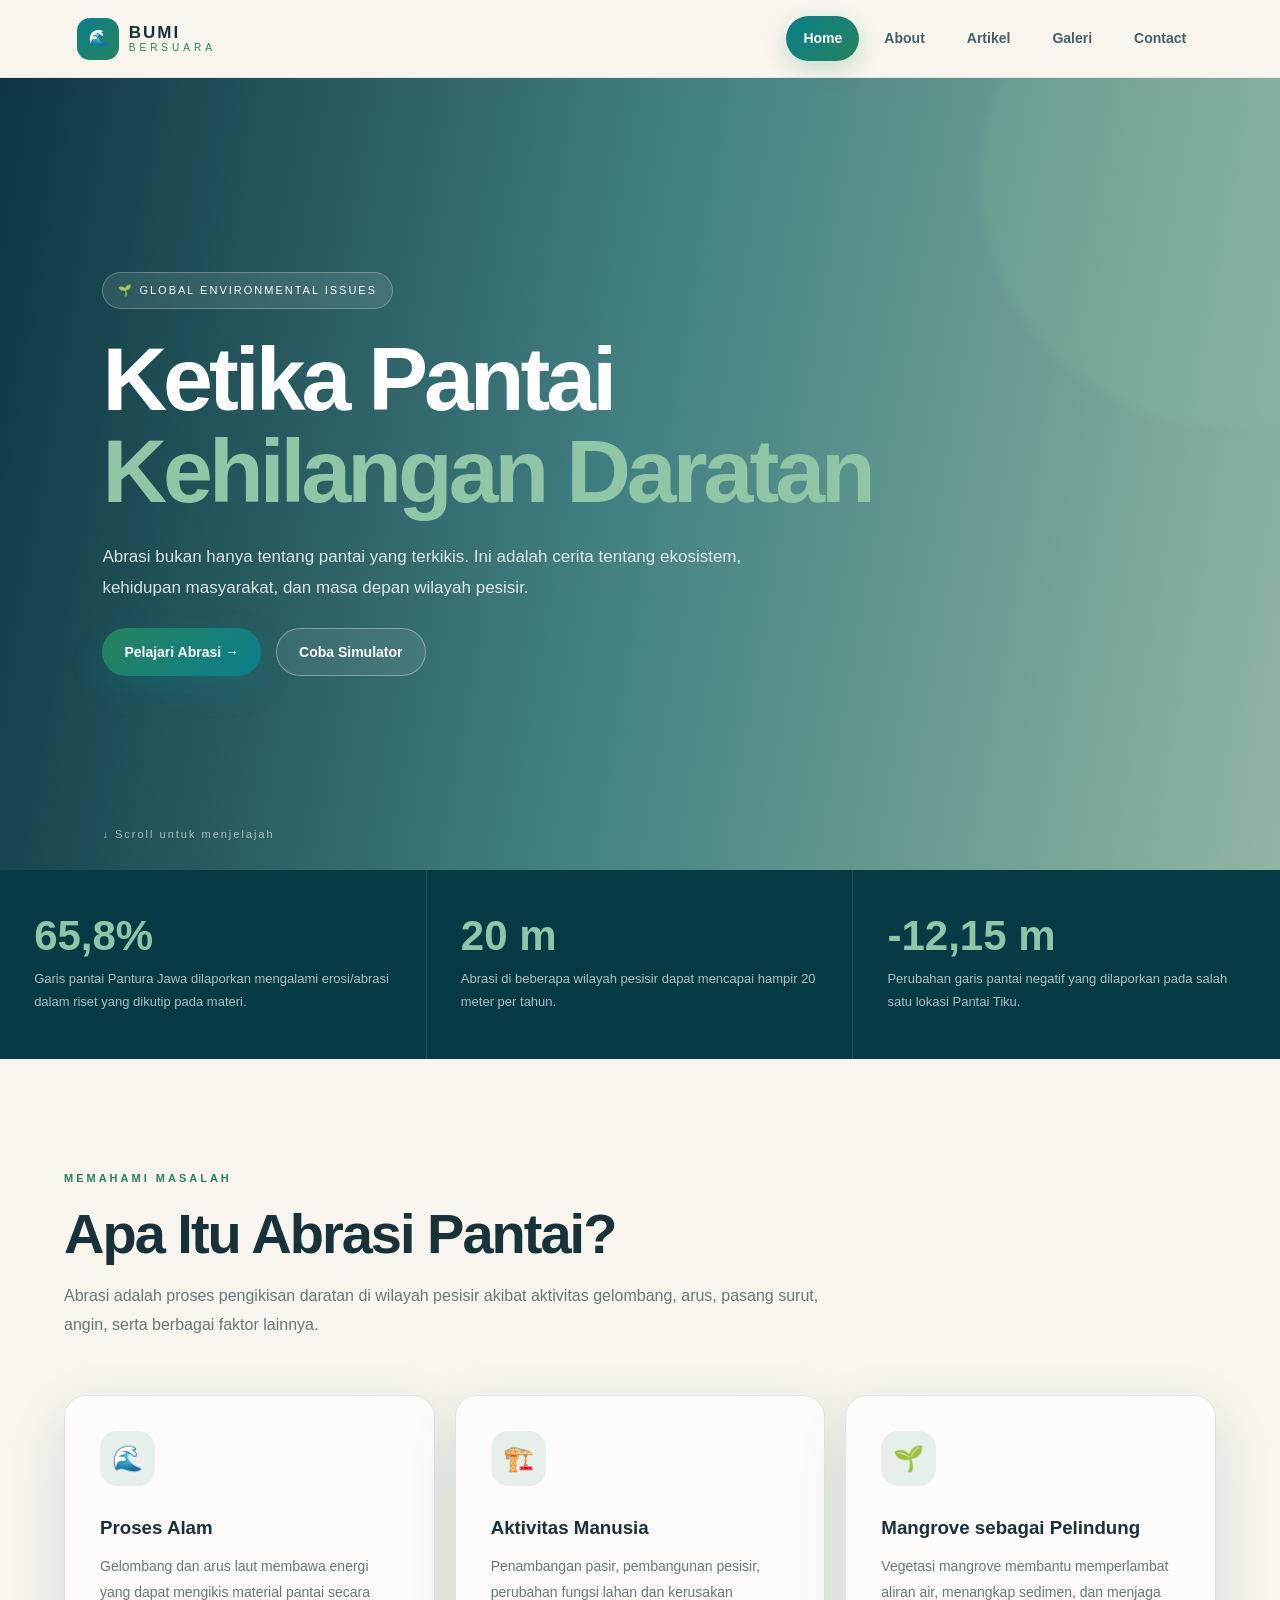
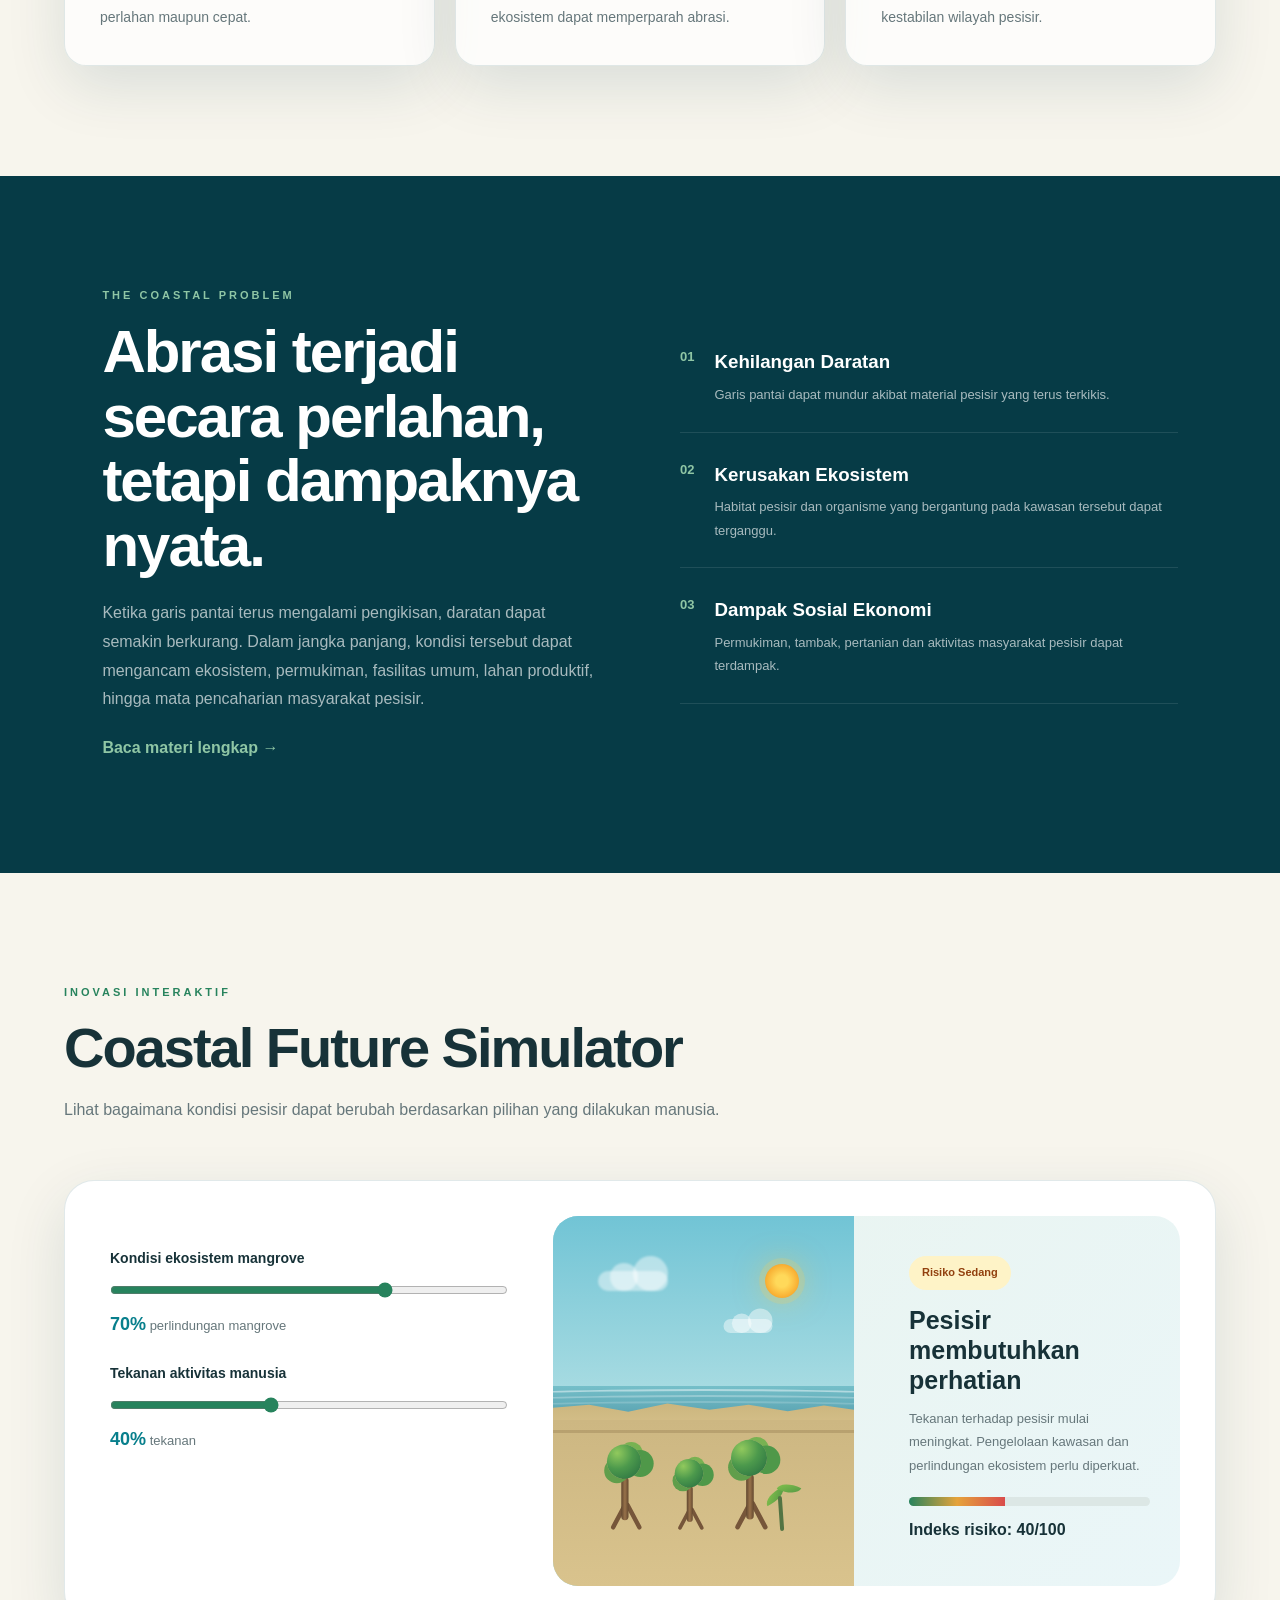
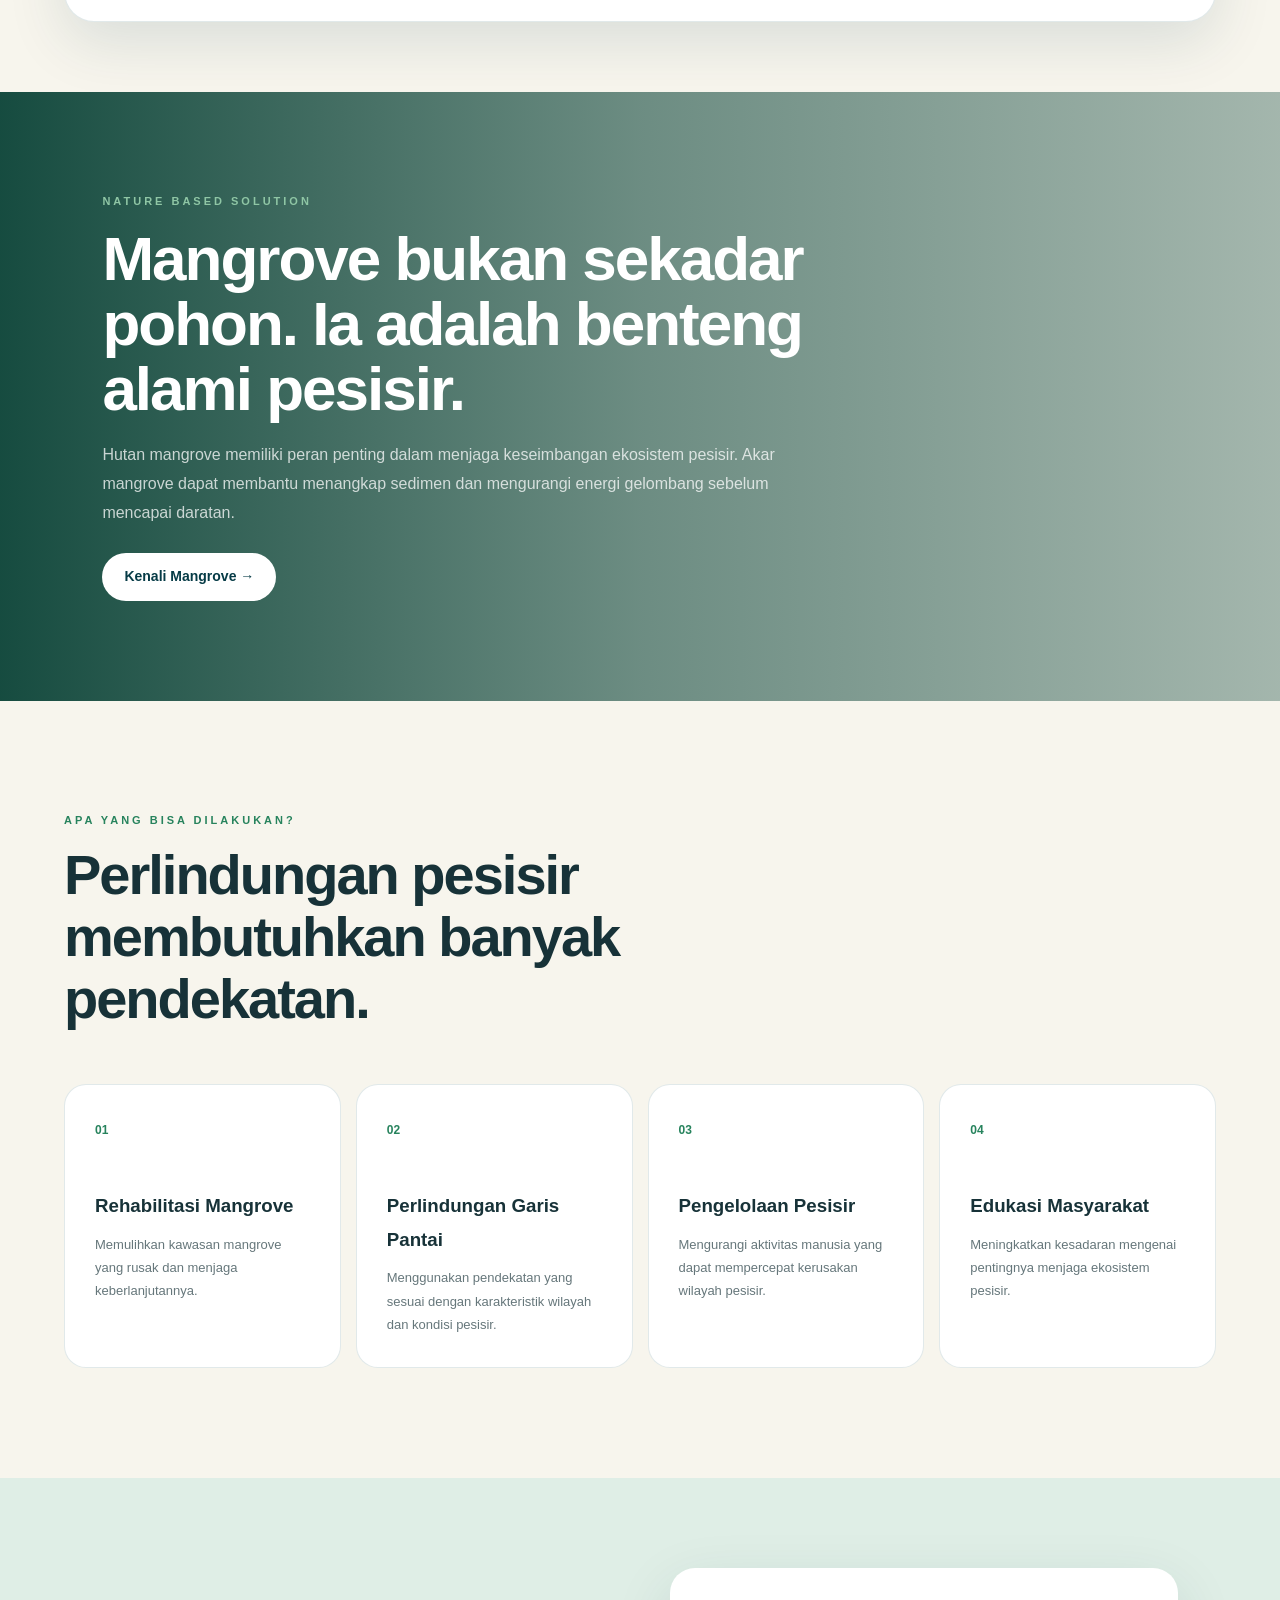
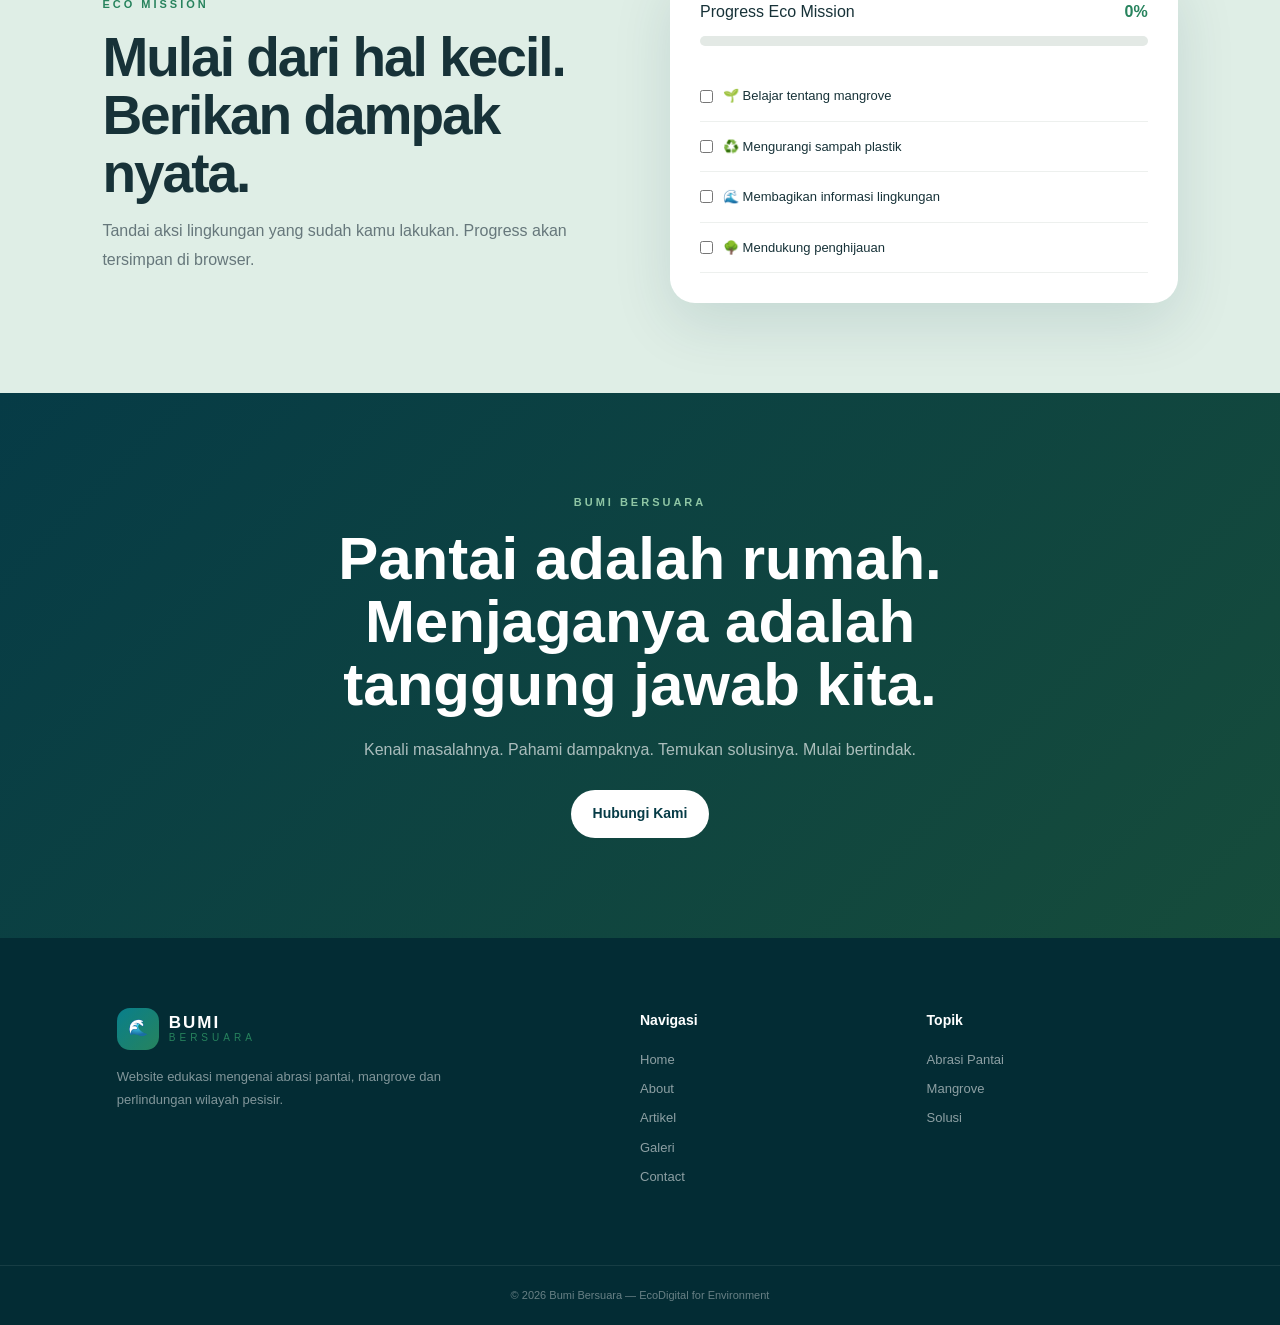
<file: index.html>
<!DOCTYPE html>
<html lang="id">
<head>
    <meta charset="UTF-8">
    <meta name="viewport" content="width=device-width, initial-scale=1.0">

    <title>Bumi Bersuara | Abrasi & Mangrove</title>

    <link rel="icon" href="images/favicon.png">
    <link rel="stylesheet" href="style.css">

    <meta name="description"
        content="Bumi Bersuara membahas abrasi pantai, mangrove, dampak lingkungan, dan solusi perlindungan pesisir.">
</head>

<body>

<!-- ================= NAVBAR ================= -->

<header class="navbar">

    <a href="index.html" class="logo">
        <span class="logo-icon">🌊</span>

        <div>
            <strong>BUMI</strong>
            <span>BERSUARA</span>
        </div>
    </a>

    <nav id="navMenu">

        <a href="index.html" class="active">Home</a>
        <a href="about.html">About</a>
        <a href="artikel.html">Artikel</a>
        <a href="galeri.html">Galeri</a>
        <a href="contact.html">Contact</a>

    </nav>

    <button class="menu-toggle" onclick="toggleMenu()">
        ☰
    </button>

</header>


<!-- ================= HERO ================= -->

<section class="hero">

    <div class="hero-overlay"></div>

    <div class="hero-content">

        <span class="badge">
            🌱 GLOBAL ENVIRONMENTAL ISSUES
        </span>

        <h1>
            Ketika Pantai
            <span>Kehilangan Daratan</span>
        </h1>

        <p>
            Abrasi bukan hanya tentang pantai yang terkikis.
            Ini adalah cerita tentang ekosistem, kehidupan masyarakat,
            dan masa depan wilayah pesisir.
        </p>

        <div class="hero-buttons">

            <a href="artikel.html" class="btn btn-primary">
                Pelajari Abrasi →
            </a>

            <a href="#simulator" class="btn btn-outline">
                Coba Simulator
            </a>

        </div>

    </div>

    <div class="scroll-down">
        ↓ Scroll untuk menjelajah
    </div>

</section>



<!-- ================= STATISTIK ================= -->

<section class="stats">

    <div class="stat-item">
        <h2>65,8%</h2>

        <p>
            Garis pantai Pantura Jawa
            dilaporkan mengalami erosi/abrasi
            dalam riset yang dikutip pada materi.
        </p>
    </div>


    <div class="stat-item">
        <h2>20 m</h2>

        <p>
            Abrasi di beberapa wilayah
            pesisir dapat mencapai hampir
            20 meter per tahun.
        </p>
    </div>


    <div class="stat-item">
        <h2>-12,15 m</h2>

        <p>
            Perubahan garis pantai negatif
            yang dilaporkan pada salah satu
            lokasi Pantai Tiku.
        </p>
    </div>

</section>



<!-- ================= INTRO ================= -->

<section class="section">

    <div class="section-heading">

        <span class="eyebrow">
            MEMAHAMI MASALAH
        </span>

        <h2>
            Apa Itu Abrasi Pantai?
        </h2>

        <p>
            Abrasi adalah proses pengikisan daratan di wilayah
            pesisir akibat aktivitas gelombang, arus, pasang surut,
            angin, serta berbagai faktor lainnya.
        </p>

    </div>


    <div class="feature-grid">

        <article class="info-card">

            <div class="card-icon">
                🌊
            </div>

            <h3>
                Proses Alam
            </h3>

            <p>
                Gelombang dan arus laut membawa energi yang dapat
                mengikis material pantai secara perlahan maupun cepat.
            </p>

        </article>


        <article class="info-card">

            <div class="card-icon">
                🏗️
            </div>

            <h3>
                Aktivitas Manusia
            </h3>

            <p>
                Penambangan pasir, pembangunan pesisir, perubahan
                fungsi lahan dan kerusakan ekosistem dapat memperparah abrasi.
            </p>

        </article>


        <article class="info-card">

            <div class="card-icon">
                🌱
            </div>

            <h3>
                Mangrove sebagai Pelindung
            </h3>

            <p>
                Vegetasi mangrove membantu memperlambat aliran air,
                menangkap sedimen, dan menjaga kestabilan wilayah pesisir.
            </p>

        </article>

    </div>

</section>



<!-- ================= ABRASI ================= -->

<section class="dark-section">

    <div class="two-column">

        <div>

            <span class="eyebrow light">
                THE COASTAL PROBLEM
            </span>

            <h2>
                Abrasi terjadi
                secara perlahan,
                tetapi dampaknya nyata.
            </h2>

            <p>
                Ketika garis pantai terus mengalami pengikisan,
                daratan dapat semakin berkurang. Dalam jangka panjang,
                kondisi tersebut dapat mengancam ekosistem,
                permukiman, fasilitas umum, lahan produktif,
                hingga mata pencaharian masyarakat pesisir.
            </p>

            <a href="artikel.html" class="text-link">
                Baca materi lengkap →
            </a>

        </div>


        <div class="impact-list">

            <div>
                <span>01</span>

                <div>
                    <h3>Kehilangan Daratan</h3>

                    <p>
                        Garis pantai dapat mundur akibat material
                        pesisir yang terus terkikis.
                    </p>
                </div>
            </div>


            <div>
                <span>02</span>

                <div>
                    <h3>Kerusakan Ekosistem</h3>

                    <p>
                        Habitat pesisir dan organisme yang bergantung
                        pada kawasan tersebut dapat terganggu.
                    </p>
                </div>
            </div>


            <div>
                <span>03</span>

                <div>
                    <h3>Dampak Sosial Ekonomi</h3>

                    <p>
                        Permukiman, tambak, pertanian dan aktivitas
                        masyarakat pesisir dapat terdampak.
                    </p>
                </div>
            </div>

        </div>

    </div>

</section>



<!-- ================= SIMULATOR ================= -->

<section class="section simulator-section" id="simulator">

    <div class="section-heading">

        <span class="eyebrow">
            INOVASI INTERAKTIF
        </span>

        <h2>
            Coastal Future Simulator
        </h2>

        <p>
            Lihat bagaimana kondisi pesisir dapat berubah berdasarkan
            pilihan yang dilakukan manusia.
        </p>

    </div>


    <div class="simulator">

        <div class="sim-controls">

            <label>
                Kondisi ekosistem mangrove
            </label>

            <input
                type="range"
                id="mangroveRange"
                min="0"
                max="100"
                value="70"
                oninput="updateSimulator()"
            >

            <div class="range-value">
                <strong id="mangroveValue">70%</strong>
                perlindungan mangrove
            </div>


            <label>
                Tekanan aktivitas manusia
            </label>

            <input
                type="range"
                id="activityRange"
                min="0"
                max="100"
                value="40"
                oninput="updateSimulator()"
            >

            <div class="range-value">
                <strong id="activityValue">40%</strong>
                tekanan
            </div>

        </div>


        <div class="sim-result">

            <div class="coast-visual" id="coastVisual">

    <!-- Langit -->
    <div class="sky">

        <div class="sun"></div>

        <div class="cloud cloud-1"></div>
        <div class="cloud cloud-2"></div>

    </div>


    <!-- Laut -->
    <div class="real-water">

        <div class="wave wave-1"></div>
        <div class="wave wave-2"></div>
        <div class="wave wave-3"></div>

    </div>


    <!-- Garis pantai -->
    <div class="shore"></div>


    <!-- Daratan -->
    <div class="real-land">

        <div class="soil"></div>

        <!-- Pohon mangrove -->
        <div class="mangrove-tree tree-1">
            <div class="roots"></div>
            <div class="trunk"></div>
            <div class="leaves"></div>
        </div>

        <div class="mangrove-tree tree-2">
            <div class="roots"></div>
            <div class="trunk"></div>
            <div class="leaves"></div>
        </div>

        <div class="mangrove-tree tree-3">
            <div class="roots"></div>
            <div class="trunk"></div>
            <div class="leaves"></div>
        </div>



        <!-- Bibit mangrove -->
        <div class="seedling">
            <div class="seed-leaves"></div>
            <div class="seed-stem"></div>
        </div>

    </div>

</div>


            <div class="result-text">

                <span id="riskBadge" class="risk medium">
                    Risiko Sedang
                </span>

                <h3 id="riskTitle">
                    Pesisir membutuhkan perhatian
                </h3>

                <p id="riskDescription">
                    Pertahankan ekosistem mangrove dan kurangi
                    tekanan terhadap kawasan pesisir.
                </p>

                <div class="risk-meter">

                    <div id="riskBar"></div>

                </div>

                <strong>
                    Indeks risiko:
                    <span id="riskScore">40</span>/100
                </strong>

            </div>

        </div>

    </div>

</section>



<!-- ================= MANGROVE ================= -->

<section class="mangrove-section">

    <div class="mangrove-content">

        <span class="eyebrow light">
            NATURE BASED SOLUTION
        </span>

        <h2>
            Mangrove bukan sekadar pohon.
            Ia adalah benteng alami pesisir.
        </h2>

        <p>
            Hutan mangrove memiliki peran penting dalam menjaga
            keseimbangan ekosistem pesisir. Akar mangrove dapat
            membantu menangkap sedimen dan mengurangi energi
            gelombang sebelum mencapai daratan.
        </p>

        <a href="artikel.html#mangrove" class="btn btn-light">
            Kenali Mangrove →
        </a>

    </div>

</section>



<!-- ================= SOLUSI ================= -->

<section class="section">

    <div class="section-heading">

        <span class="eyebrow">
            APA YANG BISA DILAKUKAN?
        </span>

        <h2>
            Perlindungan pesisir membutuhkan banyak pendekatan.
        </h2>

    </div>


    <div class="solution-grid">

        <div class="solution-card">

            <span>01</span>

            <h3>
                Rehabilitasi Mangrove
            </h3>

            <p>
                Memulihkan kawasan mangrove yang rusak
                dan menjaga keberlanjutannya.
            </p>

        </div>


        <div class="solution-card">

            <span>02</span>

            <h3>
                Perlindungan Garis Pantai
            </h3>

            <p>
                Menggunakan pendekatan yang sesuai dengan
                karakteristik wilayah dan kondisi pesisir.
            </p>

        </div>


        <div class="solution-card">

            <span>03</span>

            <h3>
                Pengelolaan Pesisir
            </h3>

            <p>
                Mengurangi aktivitas manusia yang dapat
                mempercepat kerusakan wilayah pesisir.
            </p>

        </div>


        <div class="solution-card">

            <span>04</span>

            <h3>
                Edukasi Masyarakat
            </h3>

            <p>
                Meningkatkan kesadaran mengenai pentingnya
                menjaga ekosistem pesisir.
            </p>

        </div>

    </div>

</section>



<!-- ================= ECO MISSION ================= -->

<section class="mission-section">

    <div class="mission-container">

        <div>

            <span class="eyebrow">
                ECO MISSION
            </span>

            <h2>
                Mulai dari hal kecil.
                Berikan dampak nyata.
            </h2>

            <p>
                Tandai aksi lingkungan yang sudah kamu lakukan.
                Progress akan tersimpan di browser.
            </p>

        </div>


        <div class="mission-box">

            <div class="progress-info">

                <span>
                    Progress Eco Mission
                </span>

                <strong id="missionProgress">
                    0%
                </strong>

            </div>


            <div class="progress-bar">

                <div id="missionBar"></div>

            </div>


            <label class="mission-item">

                <input
                    type="checkbox"
                    class="mission-check"
                    onchange="updateMission()"
                >

                🌱 Belajar tentang mangrove

            </label>


            <label class="mission-item">

                <input
                    type="checkbox"
                    class="mission-check"
                    onchange="updateMission()"
                >

                ♻️ Mengurangi sampah plastik

            </label>


            <label class="mission-item">

                <input
                    type="checkbox"
                    class="mission-check"
                    onchange="updateMission()"
                >

                🌊 Membagikan informasi lingkungan

            </label>


            <label class="mission-item">

                <input
                    type="checkbox"
                    class="mission-check"
                    onchange="updateMission()"
                >

                🌳 Mendukung penghijauan

            </label>

        </div>

    </div>

</section>



<!-- ================= CTA ================= -->

<section class="cta">

    <div>

        <span class="eyebrow light">
            BUMI BERSUARA
        </span>

        <h2>
            Pantai adalah rumah.
            Menjaganya adalah tanggung jawab kita.
        </h2>

        <p>
            Kenali masalahnya. Pahami dampaknya.
            Temukan solusinya. Mulai bertindak.
        </p>

        <a href="contact.html" class="btn btn-light">
            Hubungi Kami
        </a>

    </div>

</section>



<!-- ================= FOOTER ================= -->

<footer>

    <div class="footer-grid">

        <div>

            <a href="index.html" class="logo footer-logo">

                <span class="logo-icon">
                    🌊
                </span>

                <div>
                    <strong>BUMI</strong>
                    <span>BERSUARA</span>
                </div>

            </a>

            <p>
                Website edukasi mengenai abrasi pantai,
                mangrove dan perlindungan wilayah pesisir.
            </p>

        </div>


        <div>

            <h3>Navigasi</h3>

            <a href="index.html">Home</a>
            <a href="about.html">About</a>
            <a href="artikel.html">Artikel</a>
            <a href="galeri.html">Galeri</a>
            <a href="contact.html">Contact</a>

        </div>


        <div>

            <h3>Topik</h3>

            <a href="artikel.html#abrasi">
                Abrasi Pantai
            </a>

            <a href="artikel.html#mangrove">
                Mangrove
            </a>

            <a href="artikel.html#solusi">
                Solusi
            </a>

        </div>

    </div>


    <div class="copyright">

        © 2026 Bumi Bersuara —
        EcoDigital for Environment

    </div>

</footer>


<script src="script.js"></script>

</body>
</html>
</file>
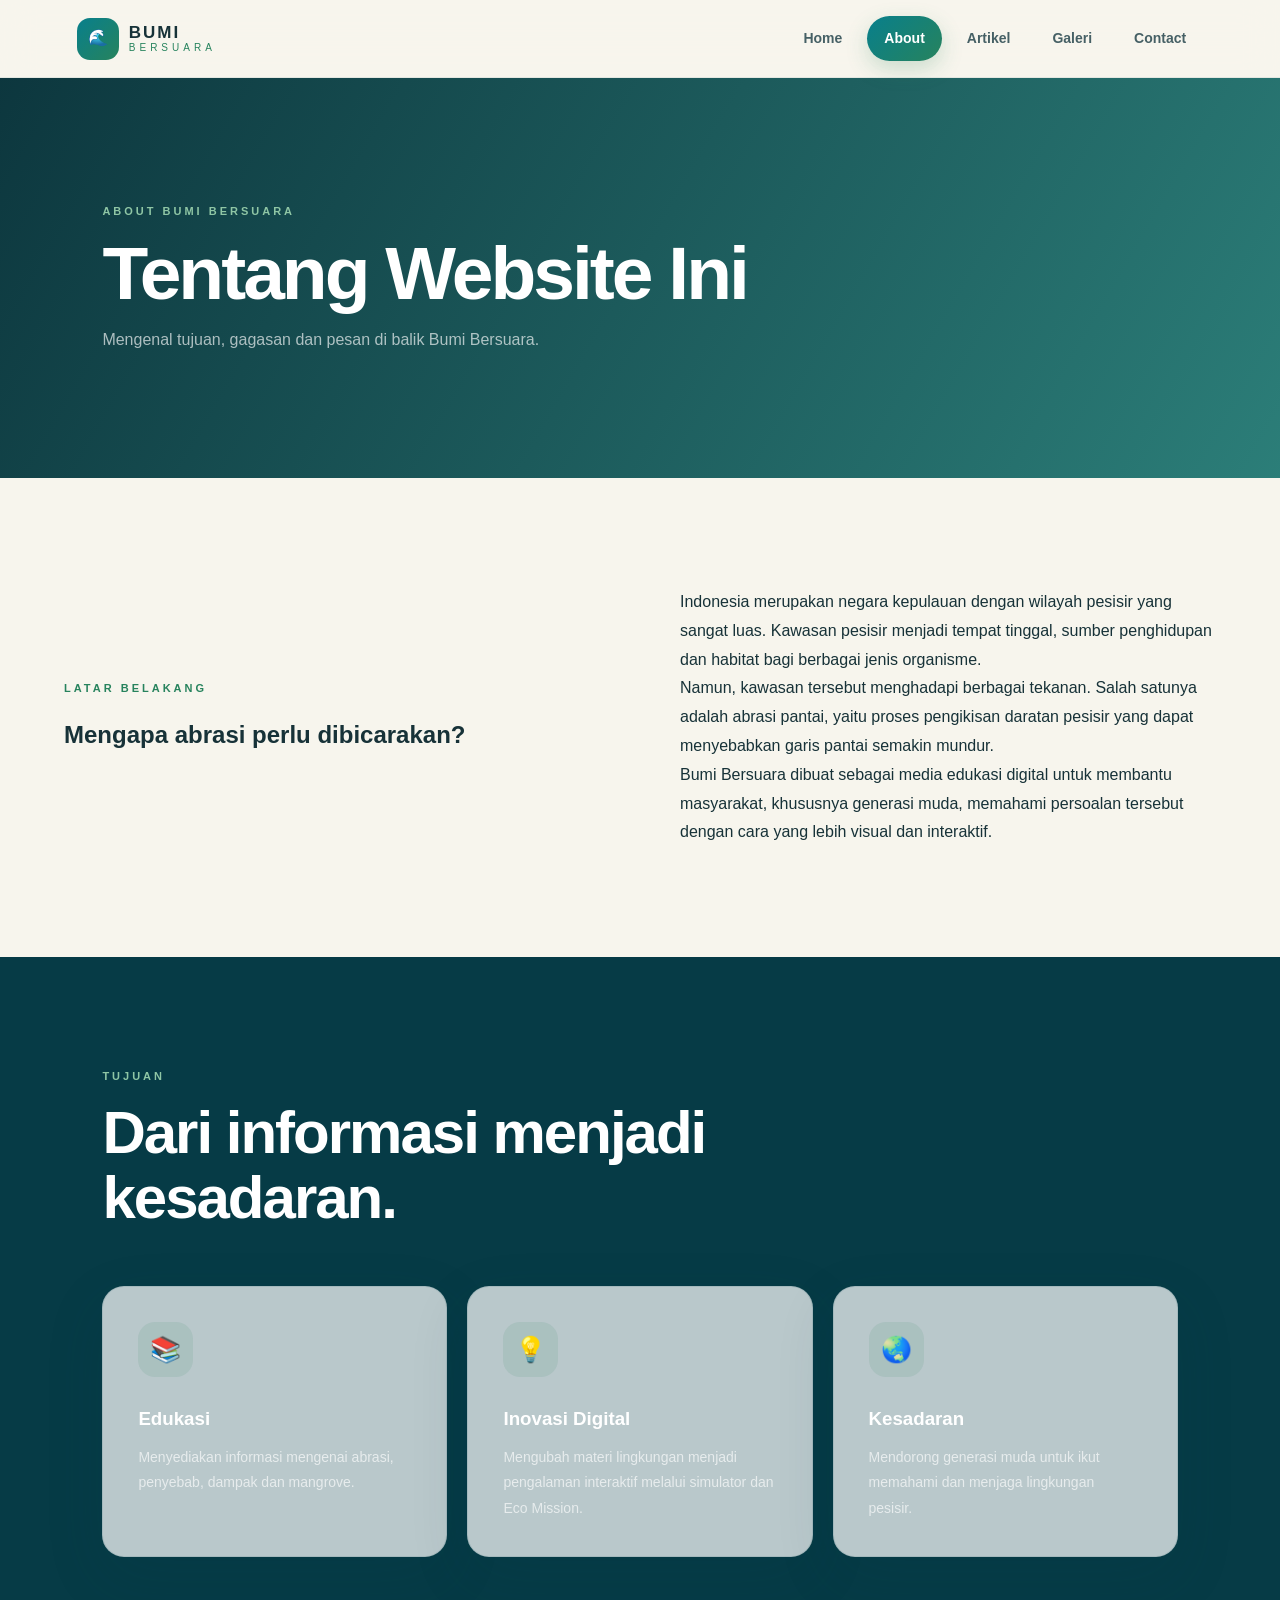
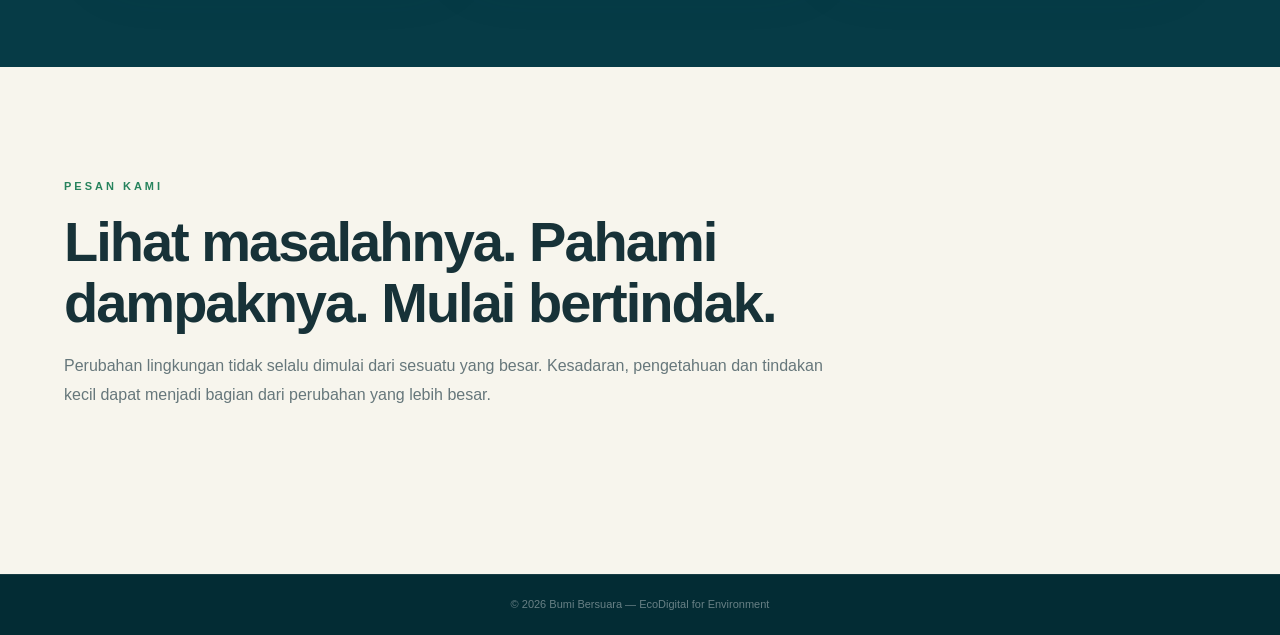
<file: about.html>
<!DOCTYPE html>
<html lang="id">

<head>

    <meta charset="UTF-8">
    <meta name="viewport" content="width=device-width, initial-scale=1.0">

    <title>About | Bumi Bersuara</title>

    <link rel="icon" href="images/favicon.png">
    <link rel="stylesheet" href="style.css">

</head>

<body>


<header class="navbar">

    <a href="index.html" class="logo">

        <span class="logo-icon">
            🌊
        </span>

        <div>
            <strong>BUMI</strong>
            <span>BERSUARA</span>
        </div>

    </a>


    <nav id="navMenu">

        <a href="index.html">Home</a>
        <a href="about.html" class="active">About</a>
        <a href="artikel.html">Artikel</a>
        <a href="galeri.html">Galeri</a>
        <a href="contact.html">Contact</a>

    </nav>


    <button class="menu-toggle" onclick="toggleMenu()">
        ☰
    </button>

</header>



<section class="page-hero">

    <div>

        <span class="eyebrow light">
            ABOUT BUMI BERSUARA
        </span>

        <h1>
            Tentang Website Ini
        </h1>

        <p>
            Mengenal tujuan, gagasan dan pesan di balik
            Bumi Bersuara.
        </p>

    </div>

</section>



<section class="section">

    <div class="two-column about-column">

        <div>

            <span class="eyebrow">
                LATAR BELAKANG
            </span>

            <h2>
                Mengapa abrasi perlu dibicarakan?
            </h2>

        </div>


        <div>

            <p>
                Indonesia merupakan negara kepulauan dengan wilayah
                pesisir yang sangat luas. Kawasan pesisir menjadi tempat
                tinggal, sumber penghidupan dan habitat bagi berbagai
                jenis organisme.
            </p>

            <p>
                Namun, kawasan tersebut menghadapi berbagai tekanan.
                Salah satunya adalah abrasi pantai, yaitu proses
                pengikisan daratan pesisir yang dapat menyebabkan
                garis pantai semakin mundur.
            </p>

            <p>
                Bumi Bersuara dibuat sebagai media edukasi digital
                untuk membantu masyarakat, khususnya generasi muda,
                memahami persoalan tersebut dengan cara yang lebih
                visual dan interaktif.
            </p>

        </div>

    </div>

</section>



<section class="dark-section">

    <div class="section-heading left">

        <span class="eyebrow light">
            TUJUAN
        </span>

        <h2>
            Dari informasi menjadi kesadaran.
        </h2>

    </div>


    <div class="feature-grid">

        <article class="info-card dark-card">

            <div class="card-icon">
                📚
            </div>

            <h3>
                Edukasi
            </h3>

            <p>
                Menyediakan informasi mengenai abrasi,
                penyebab, dampak dan mangrove.
            </p>

        </article>


        <article class="info-card dark-card">

            <div class="card-icon">
                💡
            </div>

            <h3>
                Inovasi Digital
            </h3>

            <p>
                Mengubah materi lingkungan menjadi pengalaman
                interaktif melalui simulator dan Eco Mission.
            </p>

        </article>


        <article class="info-card dark-card">

            <div class="card-icon">
                🌏
            </div>

            <h3>
                Kesadaran
            </h3>

            <p>
                Mendorong generasi muda untuk ikut memahami
                dan menjaga lingkungan pesisir.
            </p>

        </article>

    </div>

</section>



<section class="section">

    <div class="section-heading">

        <span class="eyebrow">
            PESAN KAMI
        </span>

        <h2>
            Lihat masalahnya.
            Pahami dampaknya.
            Mulai bertindak.
        </h2>

        <p>
            Perubahan lingkungan tidak selalu dimulai dari sesuatu
            yang besar. Kesadaran, pengetahuan dan tindakan kecil
            dapat menjadi bagian dari perubahan yang lebih besar.
        </p>

    </div>

</section>



<footer>

    <div class="copyright">
        © 2026 Bumi Bersuara — EcoDigital for Environment
    </div>

</footer>


<script src="script.js"></script>

</body>
</html>
</file>
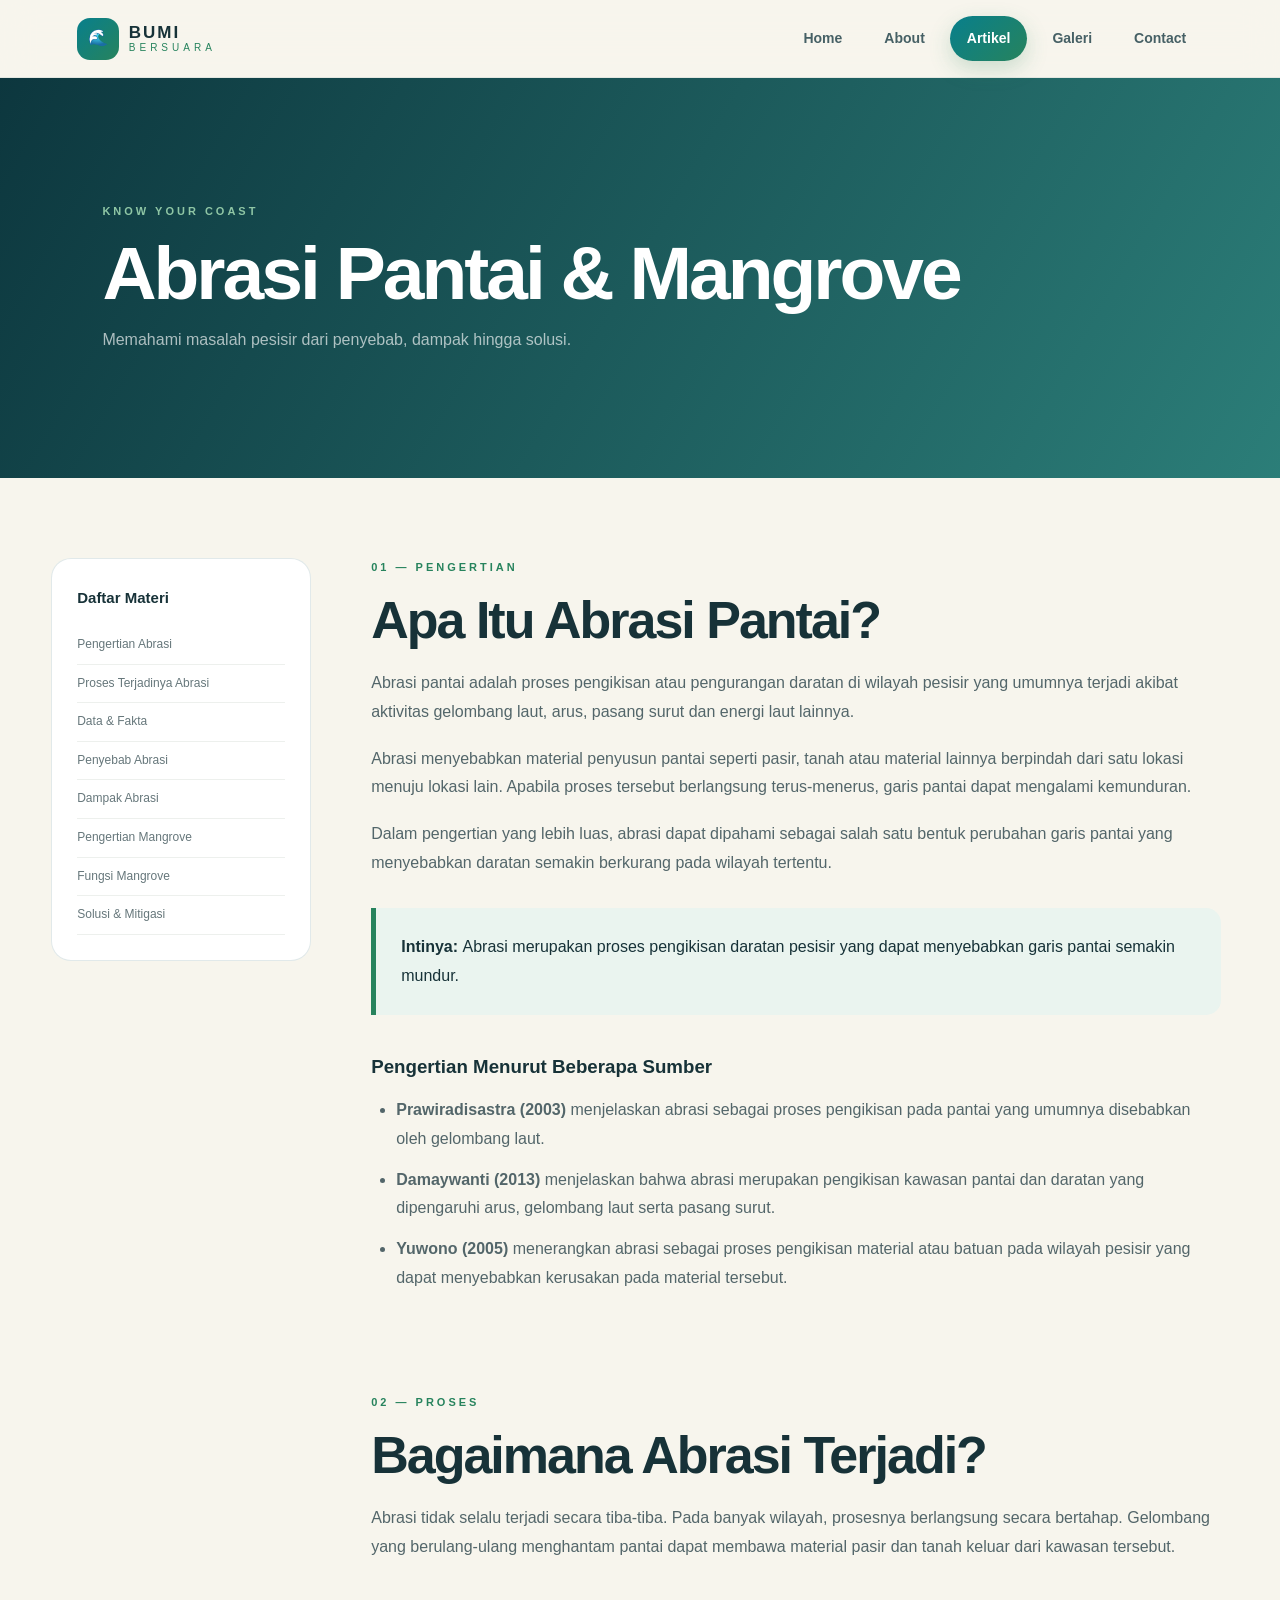
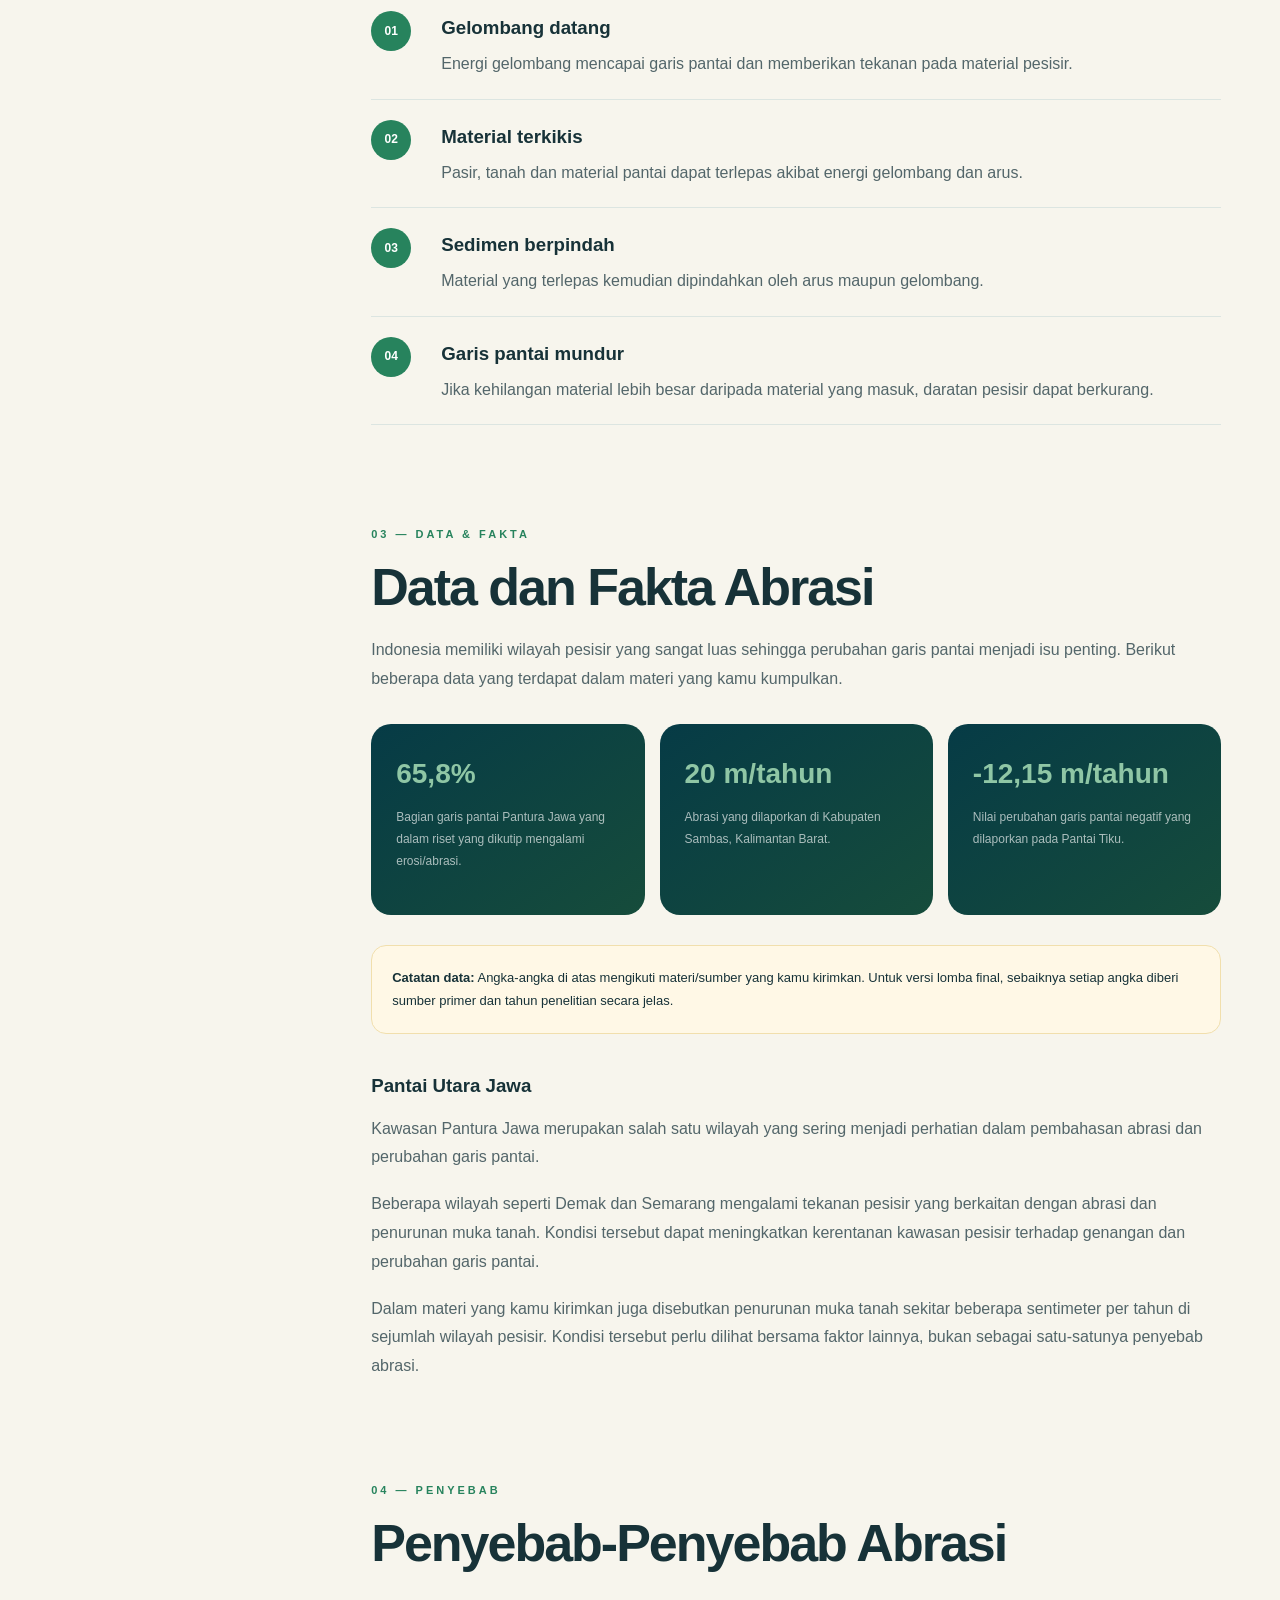
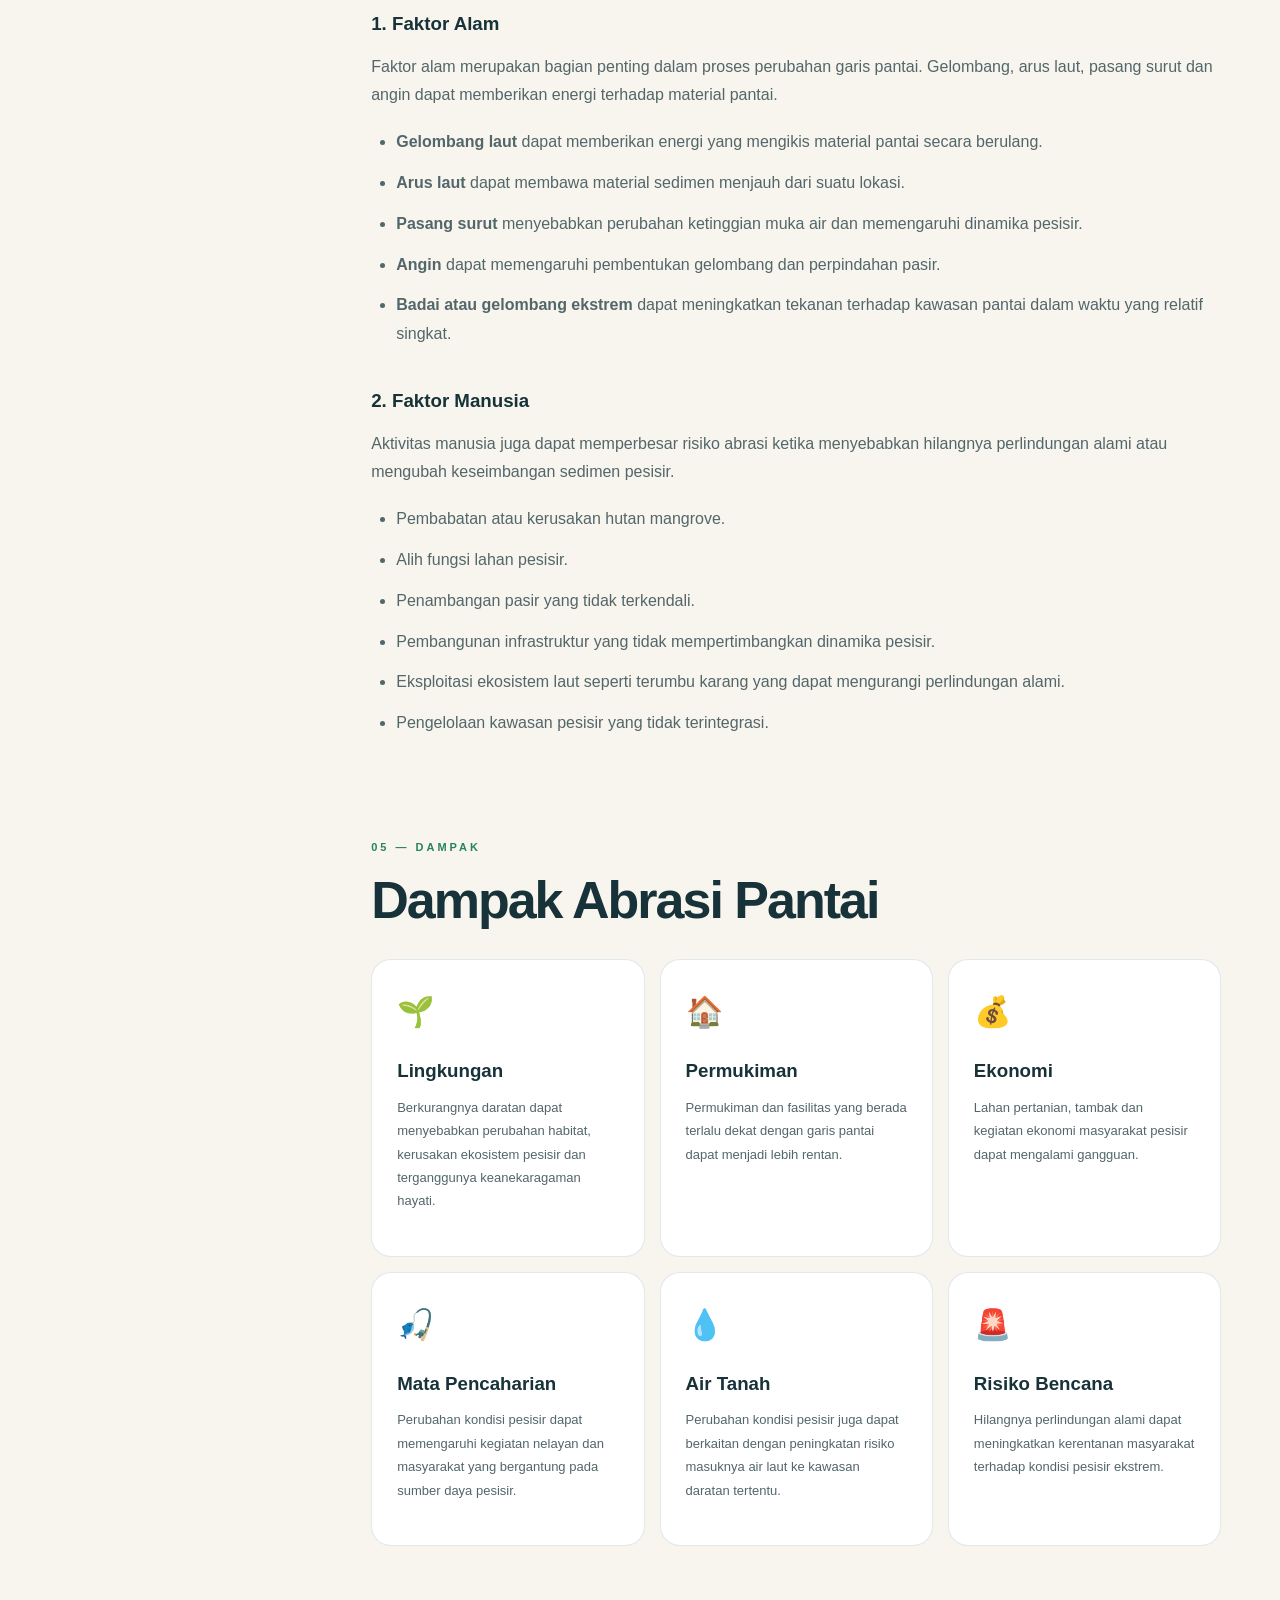
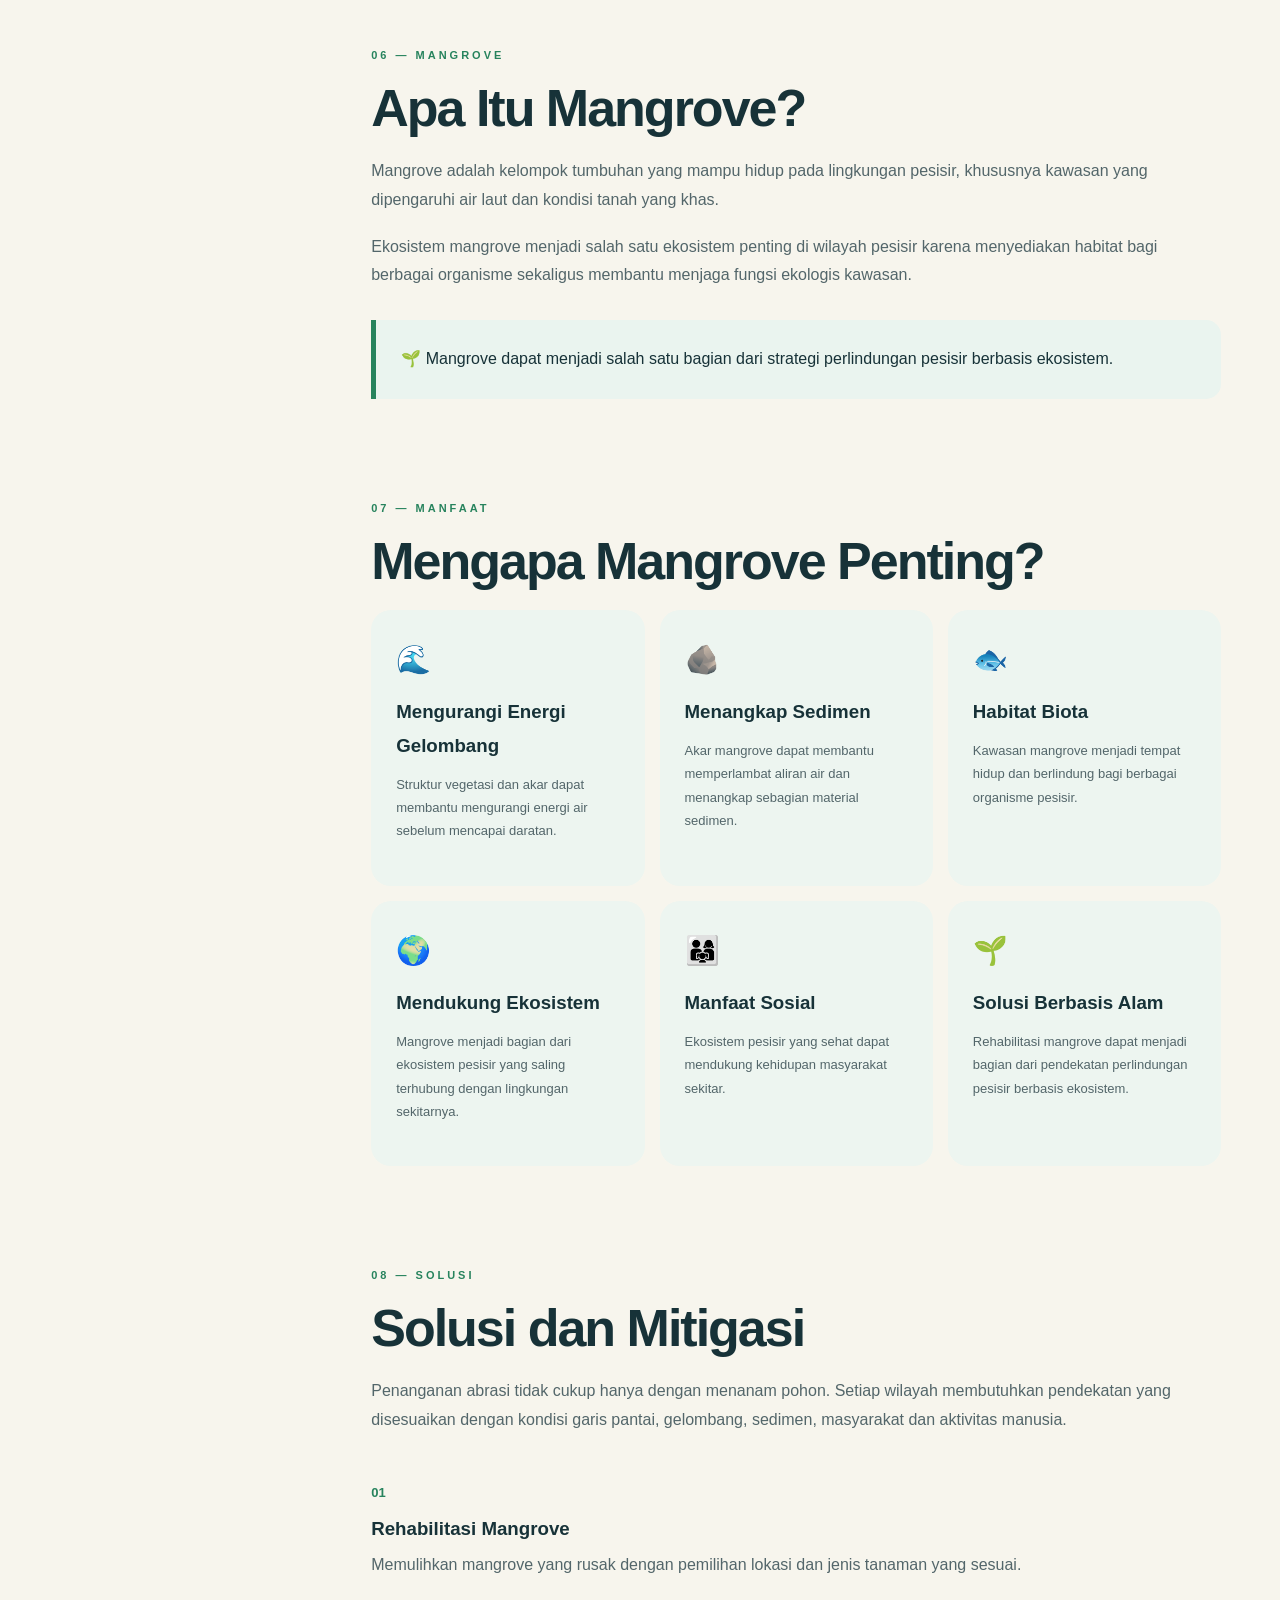
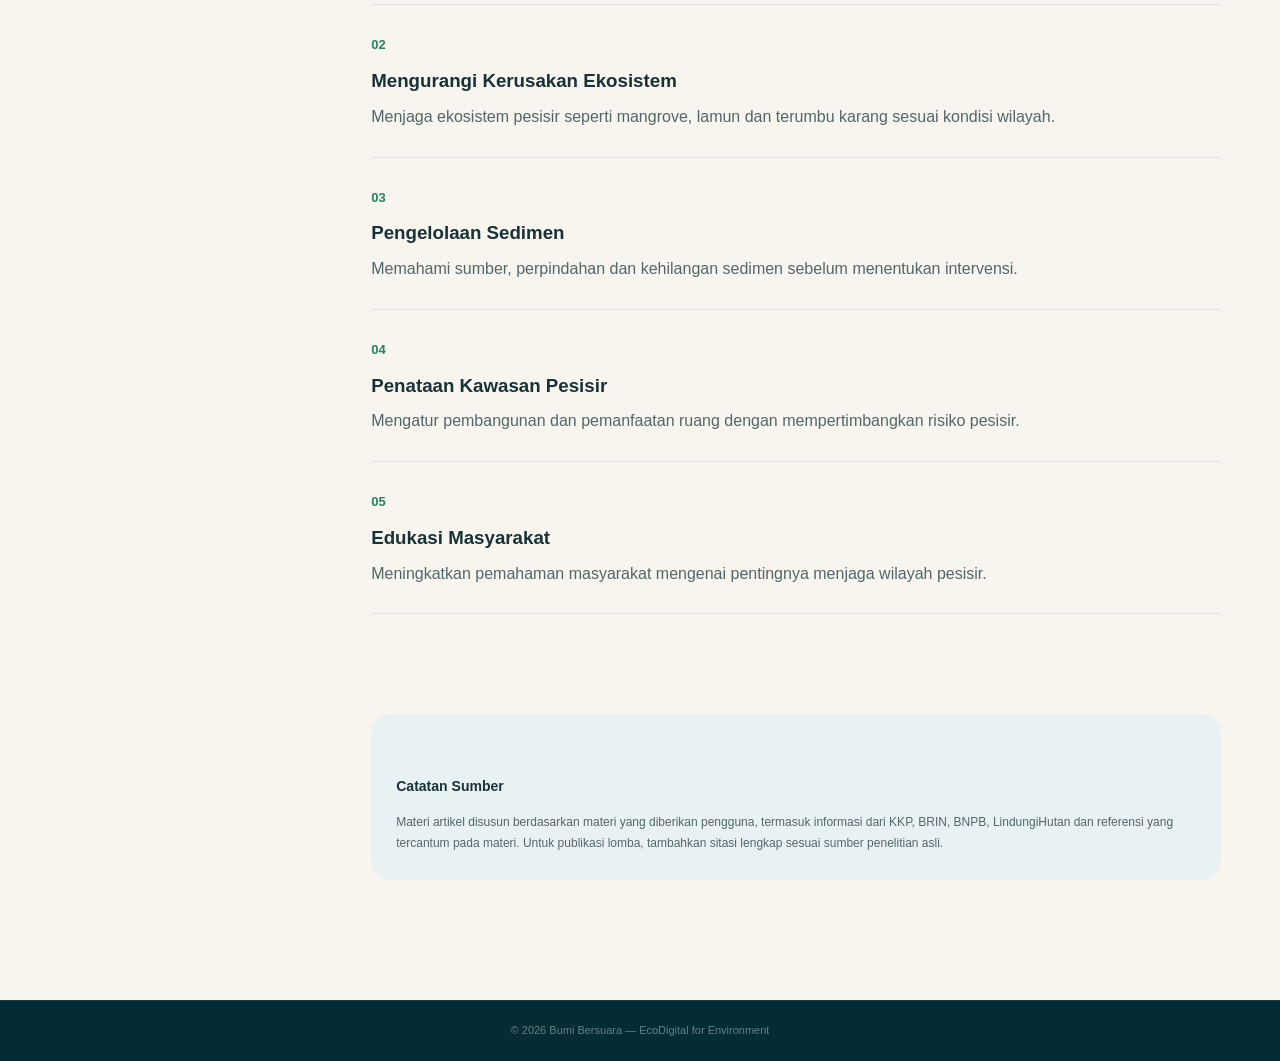
<file: artikel.html>
<!DOCTYPE html>
<html lang="id">

<head>

    <meta charset="UTF-8">
    <meta name="viewport" content="width=device-width, initial-scale=1.0">

    <title>Artikel | Abrasi Pantai & Mangrove</title>

    <link rel="icon" href="images/favicon.png">
    <link rel="stylesheet" href="style.css">

</head>

<body>


<header class="navbar">

    <a href="index.html" class="logo">

        <span class="logo-icon">
            🌊
        </span>

        <div>
            <strong>BUMI</strong>
            <span>BERSUARA</span>
        </div>

    </a>


    <nav id="navMenu">

        <a href="index.html">Home</a>
        <a href="about.html">About</a>
        <a href="artikel.html" class="active">Artikel</a>
        <a href="galeri.html">Galeri</a>
        <a href="contact.html">Contact</a>

    </nav>


    <button class="menu-toggle" onclick="toggleMenu()">
        ☰
    </button>

</header>



<section class="page-hero">

    <div>

        <span class="eyebrow light">
            KNOW YOUR COAST
        </span>

        <h1>
            Abrasi Pantai & Mangrove
        </h1>

        <p>
            Memahami masalah pesisir dari penyebab,
            dampak hingga solusi.
        </p>

    </div>

</section>



<main class="article-layout">


<!-- SIDEBAR -->

<aside class="article-sidebar">

    <div class="toc">

        <h3>
            Daftar Materi
        </h3>

        <a href="#abrasi">
            Pengertian Abrasi
        </a>

        <a href="#proses">
            Proses Terjadinya Abrasi
        </a>

        <a href="#data">
            Data & Fakta
        </a>

        <a href="#penyebab">
            Penyebab Abrasi
        </a>

        <a href="#dampak">
            Dampak Abrasi
        </a>

        <a href="#mangrove">
            Pengertian Mangrove
        </a>

        <a href="#fungsi">
            Fungsi Mangrove
        </a>

        <a href="#solusi">
            Solusi & Mitigasi
        </a>

    </div>

</aside>



<!-- ARTICLE -->

<article class="article-content">


<section id="abrasi">

    <span class="eyebrow">
        01 — PENGERTIAN
    </span>

    <h2>
        Apa Itu Abrasi Pantai?
    </h2>


    <p>
        Abrasi pantai adalah proses pengikisan atau pengurangan
        daratan di wilayah pesisir yang umumnya terjadi akibat
        aktivitas gelombang laut, arus, pasang surut dan energi
        laut lainnya.
    </p>


    <p>
        Abrasi menyebabkan material penyusun pantai seperti pasir,
        tanah atau material lainnya berpindah dari satu lokasi
        menuju lokasi lain. Apabila proses tersebut berlangsung
        terus-menerus, garis pantai dapat mengalami kemunduran.
    </p>


    <p>
        Dalam pengertian yang lebih luas, abrasi dapat dipahami
        sebagai salah satu bentuk perubahan garis pantai yang
        menyebabkan daratan semakin berkurang pada wilayah tertentu.
    </p>


    <div class="quote-box">

        <strong>
            Intinya:
        </strong>

        Abrasi merupakan proses pengikisan daratan pesisir
        yang dapat menyebabkan garis pantai semakin mundur.

    </div>


    <h3>
        Pengertian Menurut Beberapa Sumber
    </h3>


    <ul class="article-list">

        <li>
            <strong>Prawiradisastra (2003)</strong>
            menjelaskan abrasi sebagai proses pengikisan
            pada pantai yang umumnya disebabkan oleh gelombang laut.
        </li>

        <li>
            <strong>Damaywanti (2013)</strong> menjelaskan bahwa
            abrasi merupakan pengikisan kawasan pantai dan daratan
            yang dipengaruhi arus, gelombang laut serta pasang surut.
        </li>

        <li>
            <strong>Yuwono (2005)</strong> menerangkan abrasi sebagai
            proses pengikisan material atau batuan pada wilayah
            pesisir yang dapat menyebabkan kerusakan pada material
            tersebut.
        </li>

    </ul>

</section>



<section id="proses">

    <span class="eyebrow">
        02 — PROSES
    </span>

    <h2>
        Bagaimana Abrasi Terjadi?
    </h2>


    <p>
        Abrasi tidak selalu terjadi secara tiba-tiba. Pada banyak
        wilayah, prosesnya berlangsung secara bertahap. Gelombang
        yang berulang-ulang menghantam pantai dapat membawa material
        pasir dan tanah keluar dari kawasan tersebut.
    </p>


    <div class="process">

        <div class="process-item">

            <span>01</span>

            <div>

                <h3>
                    Gelombang datang
                </h3>

                <p>
                    Energi gelombang mencapai garis pantai
                    dan memberikan tekanan pada material pesisir.
                </p>

            </div>

        </div>


        <div class="process-item">

            <span>02</span>

            <div>

                <h3>
                    Material terkikis
                </h3>

                <p>
                    Pasir, tanah dan material pantai dapat
                    terlepas akibat energi gelombang dan arus.
                </p>

            </div>

        </div>


        <div class="process-item">

            <span>03</span>

            <div>

                <h3>
                    Sedimen berpindah
                </h3>

                <p>
                    Material yang terlepas kemudian dipindahkan
                    oleh arus maupun gelombang.
                </p>

            </div>

        </div>


        <div class="process-item">

            <span>04</span>

            <div>

                <h3>
                    Garis pantai mundur
                </h3>

                <p>
                    Jika kehilangan material lebih besar daripada
                    material yang masuk, daratan pesisir dapat berkurang.
                </p>

            </div>

        </div>

    </div>

</section>



<section id="data">

    <span class="eyebrow">
        03 — DATA & FAKTA
    </span>

    <h2>
        Data dan Fakta Abrasi
    </h2>


    <p>
        Indonesia memiliki wilayah pesisir yang sangat luas sehingga
        perubahan garis pantai menjadi isu penting. Berikut beberapa
        data yang terdapat dalam materi yang kamu kumpulkan.
    </p>


    <div class="data-grid">

        <div class="data-card">

            <strong>
                65,8%
            </strong>

            <p>
                Bagian garis pantai Pantura Jawa yang dalam
                riset yang dikutip mengalami erosi/abrasi.
            </p>

        </div>


        <div class="data-card">

            <strong>
                20 m/tahun
            </strong>

            <p>
                Abrasi yang dilaporkan di Kabupaten Sambas,
                Kalimantan Barat.
            </p>

        </div>


        <div class="data-card">

            <strong>
                -12,15 m/tahun
            </strong>

            <p>
                Nilai perubahan garis pantai negatif yang
                dilaporkan pada Pantai Tiku.
            </p>

        </div>

    </div>


    <div class="warning-box">

        <strong>Catatan data:</strong>

        Angka-angka di atas mengikuti materi/sumber yang kamu
        kirimkan. Untuk versi lomba final, sebaiknya setiap angka
        diberi sumber primer dan tahun penelitian secara jelas.

    </div>


    <h3>
        Pantai Utara Jawa
    </h3>


    <p>
        Kawasan Pantura Jawa merupakan salah satu wilayah yang
        sering menjadi perhatian dalam pembahasan abrasi dan
        perubahan garis pantai.
    </p>


    <p>
        Beberapa wilayah seperti Demak dan Semarang mengalami
        tekanan pesisir yang berkaitan dengan abrasi dan penurunan
        muka tanah. Kondisi tersebut dapat meningkatkan kerentanan
        kawasan pesisir terhadap genangan dan perubahan garis pantai.
    </p>


    <p>
        Dalam materi yang kamu kirimkan juga disebutkan penurunan
        muka tanah sekitar beberapa sentimeter per tahun di sejumlah
        wilayah pesisir. Kondisi tersebut perlu dilihat bersama
        faktor lainnya, bukan sebagai satu-satunya penyebab abrasi.
    </p>

</section>



<section id="penyebab">

    <span class="eyebrow">
        04 — PENYEBAB
    </span>

    <h2>
        Penyebab-Penyebab Abrasi
    </h2>


    <h3>
        1. Faktor Alam
    </h3>


    <p>
        Faktor alam merupakan bagian penting dalam proses perubahan
        garis pantai. Gelombang, arus laut, pasang surut dan angin
        dapat memberikan energi terhadap material pantai.
    </p>


    <ul class="article-list">

        <li>
            <strong>Gelombang laut</strong> dapat memberikan energi
            yang mengikis material pantai secara berulang.
        </li>

        <li>
            <strong>Arus laut</strong> dapat membawa material sedimen
            menjauh dari suatu lokasi.
        </li>

        <li>
            <strong>Pasang surut</strong> menyebabkan perubahan
            ketinggian muka air dan memengaruhi dinamika pesisir.
        </li>

        <li>
            <strong>Angin</strong> dapat memengaruhi pembentukan
            gelombang dan perpindahan pasir.
        </li>

        <li>
            <strong>Badai atau gelombang ekstrem</strong> dapat
            meningkatkan tekanan terhadap kawasan pantai dalam
            waktu yang relatif singkat.
        </li>

    </ul>



    <h3>
        2. Faktor Manusia
    </h3>


    <p>
        Aktivitas manusia juga dapat memperbesar risiko abrasi
        ketika menyebabkan hilangnya perlindungan alami atau
        mengubah keseimbangan sedimen pesisir.
    </p>


    <ul class="article-list">

        <li>
            Pembabatan atau kerusakan hutan mangrove.
        </li>

        <li>
            Alih fungsi lahan pesisir.
        </li>

        <li>
            Penambangan pasir yang tidak terkendali.
        </li>

        <li>
            Pembangunan infrastruktur yang tidak mempertimbangkan
            dinamika pesisir.
        </li>

        <li>
            Eksploitasi ekosistem laut seperti terumbu karang
            yang dapat mengurangi perlindungan alami.
        </li>

        <li>
            Pengelolaan kawasan pesisir yang tidak terintegrasi.
        </li>

    </ul>

</section>



<section id="dampak">

    <span class="eyebrow">
        05 — DAMPAK
    </span>

    <h2>
        Dampak Abrasi Pantai
    </h2>


    <div class="impact-grid">

        <div>

            <span>
                🌱
            </span>

            <h3>
                Lingkungan
            </h3>

            <p>
                Berkurangnya daratan dapat menyebabkan perubahan
                habitat, kerusakan ekosistem pesisir dan terganggunya
                keanekaragaman hayati.
            </p>

        </div>


        <div>

            <span>
                🏠
            </span>

            <h3>
                Permukiman
            </h3>

            <p>
                Permukiman dan fasilitas yang berada terlalu dekat
                dengan garis pantai dapat menjadi lebih rentan.
            </p>

        </div>


        <div>

            <span>
                💰
            </span>

            <h3>
                Ekonomi
            </h3>

            <p>
                Lahan pertanian, tambak dan kegiatan ekonomi
                masyarakat pesisir dapat mengalami gangguan.
            </p>

        </div>


        <div>

            <span>
                🎣
            </span>

            <h3>
                Mata Pencaharian
            </h3>

            <p>
                Perubahan kondisi pesisir dapat memengaruhi
                kegiatan nelayan dan masyarakat yang bergantung
                pada sumber daya pesisir.
            </p>

        </div>


        <div>

            <span>
                💧
            </span>

            <h3>
                Air Tanah
            </h3>

            <p>
                Perubahan kondisi pesisir juga dapat berkaitan
                dengan peningkatan risiko masuknya air laut ke
                kawasan daratan tertentu.
            </p>

        </div>


        <div>

            <span>
                🚨
            </span>

            <h3>
                Risiko Bencana
            </h3>

            <p>
                Hilangnya perlindungan alami dapat meningkatkan
                kerentanan masyarakat terhadap kondisi pesisir ekstrem.
            </p>

        </div>

    </div>

</section>



<section id="mangrove">

    <span class="eyebrow">
        06 — MANGROVE
    </span>

    <h2>
        Apa Itu Mangrove?
    </h2>


    <p>
        Mangrove adalah kelompok tumbuhan yang mampu hidup pada
        lingkungan pesisir, khususnya kawasan yang dipengaruhi
        air laut dan kondisi tanah yang khas.
    </p>


    <p>
        Ekosistem mangrove menjadi salah satu ekosistem penting
        di wilayah pesisir karena menyediakan habitat bagi berbagai
        organisme sekaligus membantu menjaga fungsi ekologis kawasan.
    </p>


    <div class="quote-box">

        🌱

        Mangrove dapat menjadi salah satu bagian dari
        strategi perlindungan pesisir berbasis ekosistem.

    </div>

</section>



<section id="fungsi">

    <span class="eyebrow">
        07 — MANFAAT
    </span>

    <h2>
        Mengapa Mangrove Penting?
    </h2>


    <div class="benefit-grid">

        <div class="benefit">

            <span>
                🌊
            </span>

            <h3>
                Mengurangi Energi Gelombang
            </h3>

            <p>
                Struktur vegetasi dan akar dapat membantu
                mengurangi energi air sebelum mencapai daratan.
            </p>

        </div>


        <div class="benefit">

            <span>
                🪨
            </span>

            <h3>
                Menangkap Sedimen
            </h3>

            <p>
                Akar mangrove dapat membantu memperlambat aliran
                air dan menangkap sebagian material sedimen.
            </p>

        </div>


        <div class="benefit">

            <span>
                🐟
            </span>

            <h3>
                Habitat Biota
            </h3>

            <p>
                Kawasan mangrove menjadi tempat hidup dan berlindung
                bagi berbagai organisme pesisir.
            </p>

        </div>


        <div class="benefit">

            <span>
                🌍
            </span>

            <h3>
                Mendukung Ekosistem
            </h3>

            <p>
                Mangrove menjadi bagian dari ekosistem pesisir
                yang saling terhubung dengan lingkungan sekitarnya.
            </p>

        </div>


        <div class="benefit">

            <span>
                👨‍👩‍👧
            </span>

            <h3>
                Manfaat Sosial
            </h3>

            <p>
                Ekosistem pesisir yang sehat dapat mendukung
                kehidupan masyarakat sekitar.
            </p>

        </div>


        <div class="benefit">

            <span>
                🌱
            </span>

            <h3>
                Solusi Berbasis Alam
            </h3>

            <p>
                Rehabilitasi mangrove dapat menjadi bagian dari
                pendekatan perlindungan pesisir berbasis ekosistem.
            </p>

        </div>

    </div>

</section>



<section id="solusi">

    <span class="eyebrow">
        08 — SOLUSI
    </span>

    <h2>
        Solusi dan Mitigasi
    </h2>


    <p>
        Penanganan abrasi tidak cukup hanya dengan menanam pohon.
        Setiap wilayah membutuhkan pendekatan yang disesuaikan
        dengan kondisi garis pantai, gelombang, sedimen,
        masyarakat dan aktivitas manusia.
    </p>


    <div class="solution-list">

        <div>
            <strong>01</strong>

            <h3>
                Rehabilitasi Mangrove
            </h3>

            <p>
                Memulihkan mangrove yang rusak dengan pemilihan
                lokasi dan jenis tanaman yang sesuai.
            </p>

        </div>


        <div>
            <strong>02</strong>

            <h3>
                Mengurangi Kerusakan Ekosistem
            </h3>

            <p>
                Menjaga ekosistem pesisir seperti mangrove,
                lamun dan terumbu karang sesuai kondisi wilayah.
            </p>

        </div>


        <div>
            <strong>03</strong>

            <h3>
                Pengelolaan Sedimen
            </h3>

            <p>
                Memahami sumber, perpindahan dan kehilangan
                sedimen sebelum menentukan intervensi.
            </p>

        </div>


        <div>
            <strong>04</strong>

            <h3>
                Penataan Kawasan Pesisir
            </h3>

            <p>
                Mengatur pembangunan dan pemanfaatan ruang
                dengan mempertimbangkan risiko pesisir.
            </p>

        </div>


        <div>
            <strong>05</strong>

            <h3>
                Edukasi Masyarakat
            </h3>

            <p>
                Meningkatkan pemahaman masyarakat mengenai
                pentingnya menjaga wilayah pesisir.
            </p>

        </div>

    </div>

</section>



<div class="article-source">

    <h3>
        Catatan Sumber
    </h3>

    <p>
        Materi artikel disusun berdasarkan materi yang diberikan
        pengguna, termasuk informasi dari KKP, BRIN, BNPB,
        LindungiHutan dan referensi yang tercantum pada materi.
        Untuk publikasi lomba, tambahkan sitasi lengkap sesuai
        sumber penelitian asli.
    </p>

</div>


</article>

</main>



<footer>

    <div class="copyright">
        © 2026 Bumi Bersuara — EcoDigital for Environment
    </div>

</footer>


<script src="script.js"></script>

</body>
</html>
</file>
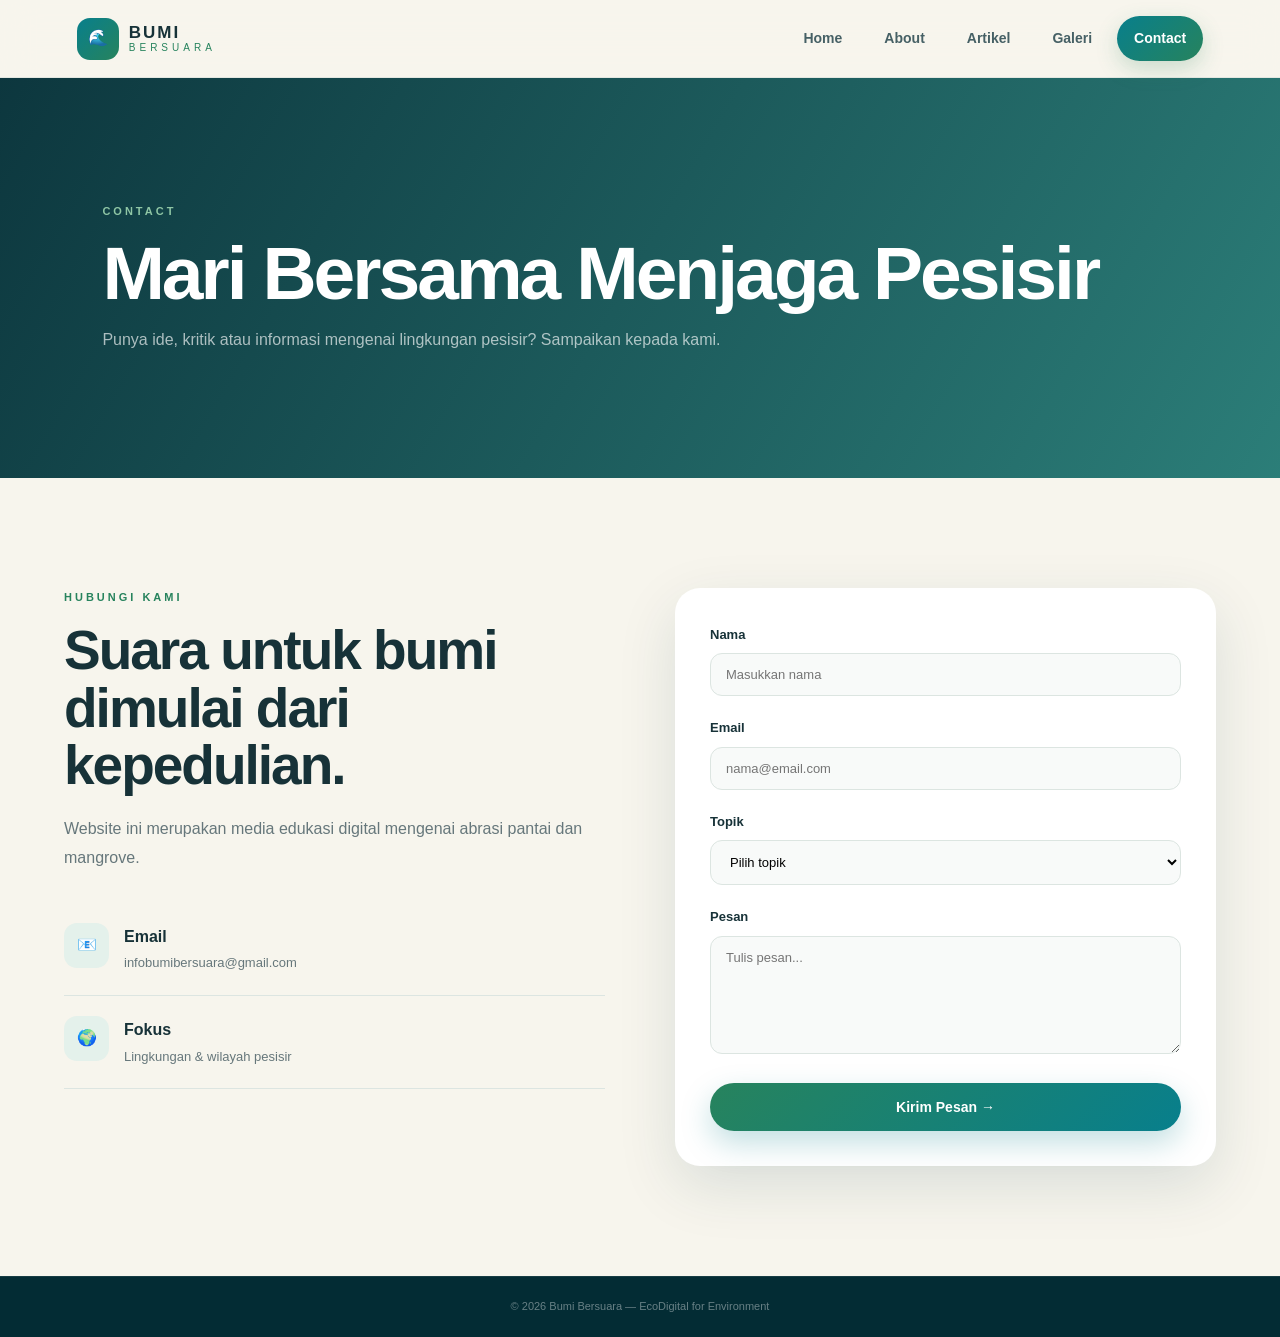
<file: contact.html>
<!DOCTYPE html>
<html lang="id">

<head>

    <meta charset="UTF-8">
    <meta name="viewport" content="width=device-width, initial-scale=1.0">

    <title>Contact | Bumi Bersuara</title>

    <link rel="icon" href="images/favicon.png">
    <link rel="stylesheet" href="style.css">

</head>


<body>


<header class="navbar">

    <a href="index.html" class="logo">

        <span class="logo-icon">
            🌊
        </span>

        <div>
            <strong>BUMI</strong>
            <span>BERSUARA</span>
        </div>

    </a>


    <nav id="navMenu">

        <a href="index.html">Home</a>
        <a href="about.html">About</a>
        <a href="artikel.html">Artikel</a>
        <a href="galeri.html">Galeri</a>
        <a href="contact.html" class="active">Contact</a>

    </nav>


    <button class="menu-toggle" onclick="toggleMenu()">
        ☰
    </button>

</header>



<section class="page-hero">

    <div>

        <span class="eyebrow light">
            CONTACT
        </span>

        <h1>
            Mari Bersama Menjaga Pesisir
        </h1>

        <p>
            Punya ide, kritik atau informasi mengenai
            lingkungan pesisir? Sampaikan kepada kami.
        </p>

    </div>

</section>



<section class="section contact-section">


    <div class="contact-info">

        <span class="eyebrow">
            HUBUNGI KAMI
        </span>

        <h2>
            Suara untuk bumi
            dimulai dari kepedulian.
        </h2>

        <p>
            Website ini merupakan media edukasi digital
            mengenai abrasi pantai dan mangrove.
        </p>


        <div class="contact-card">

            <span>📧</span>

            <div>

                <strong>
                    Email
                </strong>

                <p>
                    infobumibersuara@gmail.com
                </p>

            </div>

        </div>


        <div class="contact-card">

            <span>🌍</span>

            <div>

                <strong>
                    Fokus
                </strong>

                <p>
                    Lingkungan & wilayah pesisir
                </p>

            </div>

        </div>


    </div>



    <div class="form-box">

        <form id="contactForm">

            <div class="form-group">

                <label>
                    Nama
                </label>

                <input
                    type="text"
                    id="nama"
                    placeholder="Masukkan nama"
                    required
                >

            </div>


            <div class="form-group">

                <label>
                    Email
                </label>

                <input
                    type="email"
                    id="email"
                    placeholder="nama@email.com"
                    required
                >

            </div>


            <div class="form-group">

                <label>
                    Topik
                </label>

                <select id="topik" required>

                    <option value="">
                        Pilih topik
                    </option>

                    <option>
                        Abrasi Pantai
                    </option>

                    <option>
                        Mangrove
                    </option>

                    <option>
                        Solusi Lingkungan
                    </option>

                    <option>
                        Kerja sama
                    </option>

                </select>

            </div>


            <div class="form-group">

                <label>
                    Pesan
                </label>

                <textarea
                    id="pesan"
                    rows="6"
                    placeholder="Tulis pesan..."
                    required
                ></textarea>

            </div>


            <button type="submit" class="btn btn-primary full">
                Kirim Pesan →
            </button>

        </form>


        <div id="formMessage" class="form-message"></div>

    </div>

</section>



<footer>

    <div class="copyright">
        © 2026 Bumi Bersuara — EcoDigital for Environment
    </div>

</footer>


<script src="script.js"></script>

</body>
</html>
</file>
<file: style.css>
/* ==================================================
   BUMI BERSUARA
   PROFESSIONAL ENVIRONMENTAL WEBSITE
================================================== */


/* ================= ROOT ================= */

:root {

    --ocean-dark: #063b46;
    --ocean: #087f8c;
    --blue: #0b6070;

    --green-dark: #164c3b;
    --green: #27835d;
    --green-light: #8fc6a5;

    --white: #ffffff;
    --cream: #f7f5ed;
    --sand: #e9d8b4;

    --text: #173238;
    --muted: #66777b;

    --border: rgba(9, 75, 82, 0.12);

    --shadow:
        0 20px 60px rgba(6, 59, 70, 0.12);

    --radius: 22px;

}


/* ================= RESET ================= */

* {
    margin: 0;
    padding: 0;
    box-sizing: border-box;
}


html {
    scroll-behavior: smooth;
}


body {

    font-family:
        Inter,
        Arial,
        Helvetica,
        sans-serif;

    color: var(--text);

    background:
        var(--cream);

    line-height: 1.8;

}


img {
    width: 100%;
    display: block;
}


a {
    text-decoration: none;
    color: inherit;
}


button,
input,
textarea,
select {
    font-family: inherit;
}



/* ================= NAVBAR ================= */

.navbar {

    position: sticky;

    top: 0;

    z-index: 1000;

    width: 100%;

    min-height: 78px;

    padding:
        0 6%;

    display: flex;

    align-items: center;

    justify-content: space-between;

    background:
        rgba(247, 245, 237, 0.88);

    backdrop-filter:
        blur(18px);

    border-bottom:
        1px solid rgba(0, 80, 90, 0.08);

}


.logo {

    display: flex;

    align-items: center;

    gap: 10px;

}


.logo-icon {

    width: 42px;

    height: 42px;

    display: grid;

    place-items: center;

    border-radius: 13px;

    background:
        linear-gradient(
            135deg,
            var(--ocean),
            var(--green)
        );

    color: white;

}


.logo div {

    display: flex;

    flex-direction: column;

    line-height: 1.1;

}


.logo strong {

    font-size: 17px;

    letter-spacing: 2px;

}


.logo span:not(.logo-icon) {

    font-size: 10px;

    letter-spacing: 4px;

    color: var(--green);

}


.navbar nav {

    display: flex;

    gap: 8px;

}


.navbar nav a {

    padding:
        10px 17px;

    border-radius: 30px;

    color: #466065;

    font-size: 14px;

    font-weight: 600;

    transition:
        .3s ease;

}


.navbar nav a:hover {

    color: var(--ocean-dark);

    background:
        rgba(39, 131, 93, .08);

}


.navbar nav a.active {

    color: white;

    background:
        linear-gradient(
            135deg,
            var(--ocean),
            var(--green)
        );

    box-shadow:
        0 8px 22px rgba(39, 131, 93, .22);

}


.menu-toggle {

    display: none;

    border: 0;

    background: transparent;

    font-size: 25px;

}



/* ================= HERO ================= */

.hero {

    min-height: 88vh;

    position: relative;

    display: flex;

    align-items: center;

    overflow: hidden;

    color: white;

    background:

        linear-gradient(
            100deg,
            rgba(3, 46, 57, .96),
            rgba(5, 90, 93, .74),
            rgba(19, 105, 74, .45)
        ),

        url("https://images.unsplash.com/photo-1507525428034-b723cf961d3e?auto=format&fit=crop&w=2000&q=85")
        center/cover;

}


.hero::after {

    content: "";

    position: absolute;

    width: 500px;

    height: 500px;

    right: -200px;

    top: -150px;

    border-radius: 50%;

    background:
        rgba(143, 198, 165, .15);

    filter:
        blur(5px);

}


.hero-content {

    width: min(850px, 90%);

    margin-left: 8%;

    position: relative;

    z-index: 2;

}


.badge {

    display: inline-flex;

    padding:
        8px 15px;

    border:
        1px solid rgba(255,255,255,.25);

    background:
        rgba(255,255,255,.1);

    backdrop-filter:
        blur(10px);

    border-radius: 50px;

    font-size: 11px;

    letter-spacing: 2px;

    margin-bottom: 25px;

}


.hero h1 {

    font-size:
        clamp(46px, 7vw, 90px);

    line-height: 1.02;

    letter-spacing: -4px;

    max-width: 900px;

}


.hero h1 span {

    display: block;

    color:
        var(--green-light);

}


.hero p {

    max-width: 670px;

    margin:
        25px 0;

    font-size: 17px;

    color:
        rgba(255,255,255,.84);

}


.hero-buttons {

    display: flex;

    gap: 15px;

    flex-wrap: wrap;

}


.btn {

    display: inline-flex;

    align-items: center;

    justify-content: center;

    min-height: 48px;

    padding:
        0 22px;

    border-radius: 50px;

    font-size: 14px;

    font-weight: 700;

    border: 0;

    cursor: pointer;

    transition:
        .3s ease;

}


.btn-primary {

    color: white;

    background:
        linear-gradient(
            135deg,
            var(--green),
            var(--ocean)
        );

    box-shadow:
        0 12px 30px rgba(11, 127, 140, .25);

}


.btn-primary:hover {

    transform:
        translateY(-3px);

    box-shadow:
        0 17px 35px rgba(11, 127, 140, .35);

}


.btn-outline {

    color: white;

    border:
        1px solid rgba(255,255,255,.35);

    background:
        rgba(255,255,255,.08);

}


.btn-outline:hover {

    background:
        white;

    color:
        var(--ocean-dark);

}


.btn-light {

    color:
        var(--ocean-dark);

    background:
        white;

}


.btn-light:hover {

    transform:
        translateY(-3px);

}


.full {
    width: 100%;
}


.scroll-down {

    position: absolute;

    bottom: 25px;

    left: 8%;

    font-size: 11px;

    letter-spacing: 2px;

    color:
        rgba(255,255,255,.6);

}



/* ================= STATS ================= */

.stats {

    display: grid;

    grid-template-columns:
        repeat(3, 1fr);

    background:
        var(--ocean-dark);

    color: white;

}


.stat-item {

    padding:
        45px 8%;

    border-right:
        1px solid rgba(255,255,255,.1);

}


.stat-item:last-child {

    border-right: 0;

}


.stat-item h2 {

    color:
        var(--green-light);

    font-size: 42px;

    line-height: 1;

    margin-bottom: 10px;

}


.stat-item p {

    color:
        rgba(255,255,255,.68);

    font-size: 13px;

}



/* ================= SECTION ================= */

.section {

    width: min(1200px, 90%);

    margin:
        auto;

    padding:
        110px 0;

}


.section-heading {

    max-width: 760px;

    margin-bottom: 55px;

}


.section-heading.left {

    margin-left: 0;

}


.eyebrow {

    display: block;

    color:
        var(--green);

    font-size: 11px;

    font-weight: 800;

    letter-spacing: 3px;

    margin-bottom: 14px;

}


.eyebrow.light {

    color:
        var(--green-light);

}


.section-heading h2 {

    font-size:
        clamp(34px, 5vw, 56px);

    line-height: 1.1;

    letter-spacing: -2px;

    margin-bottom: 18px;

}


.section-heading p {

    color:
        var(--muted);

}



/* ================= CARDS ================= */

.feature-grid {

    display: grid;

    grid-template-columns:
        repeat(3, 1fr);

    gap: 20px;

}


.info-card {

    background:
        rgba(255,255,255,.72);

    border:
        1px solid var(--border);

    border-radius:
        var(--radius);

    padding:
        35px;

    box-shadow:
        var(--shadow);

    transition:
        .35s ease;

}


.info-card:hover {

    transform:
        translateY(-8px);

    box-shadow:
        0 30px 70px rgba(6, 59, 70, .18);

}


.card-icon {

    width: 55px;

    height: 55px;

    display: grid;

    place-items: center;

    background:
        rgba(39,131,93,.1);

    border-radius: 17px;

    font-size: 25px;

    margin-bottom: 25px;

}


.info-card h3 {

    margin-bottom: 10px;

}


.info-card p {

    color:
        var(--muted);

    font-size: 14px;

}



/* ================= DARK ================= */

.dark-section {

    background:
        var(--ocean-dark);

    color: white;

    padding:
        110px 8%;

}


.two-column {

    max-width: 1200px;

    margin: auto;

    display: grid;

    grid-template-columns:
        1fr 1fr;

    gap: 80px;

    align-items: center;

}


.dark-section h2 {

    font-size:
        clamp(35px, 5vw, 60px);

    line-height: 1.08;

    letter-spacing: -2px;

    margin-bottom: 20px;

}


.dark-section p {

    color:
        rgba(255,255,255,.65);

}


.text-link {

    display: inline-block;

    color:
        var(--green-light);

    margin-top: 20px;

    font-weight: 700;

}


.impact-list {

    display: flex;

    flex-direction: column;

    gap: 25px;

}


.impact-list > div {

    display: flex;

    gap: 20px;

    padding-bottom: 25px;

    border-bottom:
        1px solid rgba(255,255,255,.1);

}


.impact-list span {

    color:
        var(--green-light);

    font-size: 13px;

    font-weight: 800;

}


.impact-list h3 {

    margin-bottom: 4px;

}


.impact-list p {

    font-size: 13px;

}



/* ================= SIMULATOR ================= */

.simulator-section {

    padding-bottom: 70px;

}


.simulator {

    background:
        white;

    border:
        1px solid var(--border);

    border-radius:
        30px;

    padding:
        35px;

    box-shadow:
        var(--shadow);

    display: grid;

    grid-template-columns:
        .8fr 1.2fr;

    gap: 35px;

}


.sim-controls {

    padding:
        10px;

}


.sim-controls label {

    display: block;

    margin:
        20px 0 8px;

    font-weight: 700;

    font-size: 14px;

}


.sim-controls input[type="range"] {

    width: 100%;

    accent-color:
        var(--green);

}


.range-value {

    font-size: 13px;

    color:
        var(--muted);

}


.range-value strong {

    color:
        var(--ocean);

    font-size: 18px;

}


.sim-result {

    min-height: 360px;

    display: grid;

    grid-template-columns:
        1fr 1fr;

    gap: 25px;

    background:
        linear-gradient(
            135deg,
            #e9f4ef,
            #eaf6f8
        );

    border-radius:
        25px;

    overflow: hidden;

}


.coast-visual {

    position: relative;

    min-height: 360px;

    overflow: hidden;

    background:
        linear-gradient(
            #9dd8e4 0 55%,
            #d9c393 55% 100%
        );

}


.sun {

    position: absolute;

    top: 35px;

    right: 40px;

    font-size: 35px;

}


.water {

    position: absolute;

    bottom: 100px;

    left: 0;

    width: 100%;

    font-size: 35px;

    letter-spacing: 15px;

}


.land {

    position: absolute;

    bottom: 0;

    left: 0;

    width: 100%;

    height: 48%;

    background:
        #d4bd8d;

    display: flex;

    align-items: flex-start;

    justify-content: center;

    padding-top: 10px;

    font-size: 35px;

    transition:
        .4s ease;

}


.result-text {

    padding:
        40px 30px;

}


.risk {

    display: inline-block;

    padding:
        7px 13px;

    border-radius: 30px;

    font-size: 11px;

    font-weight: 800;

    margin-bottom: 15px;

}


.risk.low {

    color:
        #166534;

    background:
        #dcfce7;

}


.risk.medium {

    color:
        #92400e;

    background:
        #fef3c7;

}


.risk.high {

    color:
        #991b1b;

    background:
        #fee2e2;

}


.result-text h3 {

    font-size: 25px;

    line-height: 1.2;

    margin-bottom: 12px;

}


.result-text p {

    color:
        var(--muted);

    font-size: 13px;

    margin-bottom: 20px;

}


.risk-meter {

    width: 100%;

    height: 9px;

    border-radius: 20px;

    background:
        #dce7e5;

    overflow: hidden;

    margin-bottom: 10px;

}


#riskBar {

    height: 100%;

    width: 40%;

    background:
        linear-gradient(
            90deg,
            var(--green),
            #e5a33b,
            #d94b4b
        );

    transition:
        .4s ease;

}



/* ================= MANGROVE ================= */

.mangrove-section {

    min-height: 550px;

    display: flex;

    align-items: center;

    padding:
        100px 8%;

    color: white;

    background:

        linear-gradient(
            90deg,
            rgba(8, 65, 53, .94),
            rgba(8, 65, 53, .58),
            rgba(8, 65, 53, .35)
        ),

        url("https://images.unsplash.com/photo-1513836279014-a89f7a76ae86?auto=format&fit=crop&w=2000&q=85")
        center/cover;

}


.mangrove-content {

    max-width: 720px;

}


.mangrove-content h2 {

    font-size:
        clamp(35px, 5vw, 62px);

    line-height: 1.05;

    letter-spacing: -2px;

    margin-bottom: 20px;

}


.mangrove-content p {

    color:
        rgba(255,255,255,.75);

    margin-bottom: 25px;

}



/* ================= SOLUTIONS ================= */

.solution-grid {

    display: grid;

    grid-template-columns:
        repeat(4, 1fr);

    gap: 15px;

}


.solution-card {

    min-height: 270px;

    padding:
        30px;

    background:
        white;

    border:
        1px solid var(--border);

    border-radius:
        var(--radius);

    transition:
        .3s ease;

}


.solution-card:hover {

    transform:
        translateY(-7px);

    border-color:
        rgba(39,131,93,.4);

}


.solution-card span {

    color:
        var(--green);

    font-size: 12px;

    font-weight: 900;

}


.solution-card h3 {

    margin:
        45px 0 10px;

}


.solution-card p {

    color:
        var(--muted);

    font-size: 13px;

}



/* ================= MISSION ================= */

.mission-section {

    background:
        #dfeee6;

    padding:
        90px 8%;

}


.mission-container {

    max-width: 1150px;

    margin: auto;

    display: grid;

    grid-template-columns:
        1fr 1fr;

    gap: 60px;

    align-items: center;

}


.mission-container h2 {

    font-size:
        clamp(35px, 5vw, 55px);

    line-height: 1.05;

    letter-spacing: -2px;

}


.mission-container p {

    color:
        var(--muted);

    margin-top: 15px;

}


.mission-box {

    background:
        white;

    padding:
        30px;

    border-radius:
        25px;

    box-shadow:
        var(--shadow);

}


.progress-info {

    display: flex;

    justify-content: space-between;

    margin-bottom: 10px;

}


.progress-info strong {

    color:
        var(--green);

}


.progress-bar {

    height: 10px;

    background:
        #e3e9e5;

    border-radius:
        20px;

    overflow: hidden;

    margin-bottom: 25px;

}


#missionBar {

    height: 100%;

    width: 0%;

    background:
        linear-gradient(
            90deg,
            var(--green),
            var(--ocean)
        );

    transition:
        .4s ease;

}


.mission-item {

    display: flex;

    gap: 10px;

    align-items: center;

    padding:
        13px 0;

    border-bottom:
        1px solid #edf0ee;

    font-size: 13px;

    cursor: pointer;

}


.mission-item input {

    accent-color:
        var(--green);

}



/* ================= CTA ================= */

.cta {

    padding:
        100px 8%;

    color: white;

    background:

        linear-gradient(
            135deg,
            var(--ocean-dark),
            var(--green-dark)
        );

    text-align: center;

}


.cta > div {

    max-width: 800px;

    margin: auto;

}


.cta h2 {

    font-size:
        clamp(35px, 5vw, 60px);

    line-height: 1.05;

    margin-bottom: 20px;

}


.cta p {

    color:
        rgba(255,255,255,.65);

    margin-bottom: 25px;

}



/* ================= FOOTER ================= */

footer {

    background:
        #032c34;

    color: white;

}


.footer-grid {

    max-width: 1200px;

    margin: auto;

    padding:
        70px 6%;

    display: grid;

    grid-template-columns:
        2fr 1fr 1fr;

    gap: 50px;

}


.footer-grid p {

    max-width: 400px;

    color:
        rgba(255,255,255,.5);

    font-size: 13px;

    margin-top: 15px;

}


.footer-grid h3 {

    margin-bottom: 15px;

    font-size: 14px;

}


.footer-grid > div > a:not(.logo) {

    display: block;

    color:
        rgba(255,255,255,.55);

    font-size: 13px;

    margin: 6px 0;

}


.footer-grid > div > a:hover {

    color:
        var(--green-light);

}


.footer-logo strong {

    color: white;

}


.copyright {

    border-top:
        1px solid rgba(255,255,255,.08);

    padding:
        20px 6%;

    text-align: center;

    color:
        rgba(255,255,255,.4);

    font-size: 11px;

}



/* ================= PAGE HERO ================= */

.page-hero {

    min-height: 400px;

    display: flex;

    align-items: center;

    padding:
        70px 8%;

    color: white;

    background:

        linear-gradient(
            120deg,
            rgba(3,47,55,.96),
            rgba(8,105,100,.85)
        );

}


.page-hero h1 {

    font-size:
        clamp(42px, 7vw, 75px);

    line-height: 1;

    letter-spacing: -3px;

    margin-bottom: 15px;

}


.page-hero p {

    color:
        rgba(255,255,255,.65);

}



/* ================= ARTICLE ================= */

.article-layout {

    width: min(1250px, 92%);

    margin: auto;

    padding:
        80px 0 120px;

    display: grid;

    grid-template-columns:
        260px 1fr;

    gap: 60px;

}


.article-sidebar {

    position: relative;

}


.toc {

    position: sticky;

    top: 110px;

    padding:
        25px;

    background:
        white;

    border:
        1px solid var(--border);

    border-radius:
        20px;

}


.toc h3 {

    font-size: 15px;

    margin-bottom: 15px;

}


.toc a {

    display: block;

    color:
        var(--muted);

    font-size: 12px;

    padding:
        8px 0;

    border-bottom:
        1px solid #edf0ed;

}


.toc a:hover {

    color:
        var(--green);

}


.article-content {

    max-width: 850px;

}


.article-content section {

    margin-bottom:
        100px;

    scroll-margin-top:
        110px;

}


.article-content h2 {

    font-size:
        clamp(35px, 5vw, 52px);

    line-height: 1.1;

    letter-spacing: -2px;

    margin-bottom: 20px;

}


.article-content h3 {

    margin:
        35px 0 12px;

}


.article-content p {

    color:
        #53666a;

    margin-bottom: 18px;

}


.article-list {

    padding-left: 25px;

    color:
        #53666a;

}


.article-list li {

    margin-bottom: 12px;

}


.quote-box {

    margin:
        30px 0;

    padding:
        25px;

    border-left:
        5px solid var(--green);

    background:
        #eaf4ef;

    border-radius:
        0 15px 15px 0;

}


.process {

    margin-top: 30px;

}


.process-item {

    display: grid;

    grid-template-columns:
        50px 1fr;

    gap: 20px;

    padding:
        20px 0;

    border-bottom:
        1px solid #dce5e1;

}


.process-item > span {

    width: 40px;

    height: 40px;

    display: grid;

    place-items: center;

    border-radius: 50%;

    background:
        var(--green);

    color: white;

    font-weight: 800;

    font-size: 12px;

}


.process-item h3 {

    margin: 0 0 5px;

}


.process-item p {

    margin: 0;

}


.data-grid {

    display: grid;

    grid-template-columns:
        repeat(3, 1fr);

    gap: 15px;

    margin:
        30px 0;

}


.data-card {

    background:
        linear-gradient(
            145deg,
            var(--ocean-dark),
            var(--green-dark)
        );

    color: white;

    padding:
        25px;

    border-radius:
        20px;

}


.data-card strong {

    display: block;

    color:
        var(--green-light);

    font-size: 28px;

    margin-bottom: 8px;

}


.data-card p {

    color:
        rgba(255,255,255,.65);

    font-size: 12px;

}


.warning-box {

    padding:
        20px;

    background:
        #fff8e6;

    border:
        1px solid #f1dfad;

    border-radius:
        15px;

    font-size: 13px;

    margin:
        25px 0;

}


.impact-grid {

    display: grid;

    grid-template-columns:
        repeat(3, 1fr);

    gap: 15px;

    margin-top: 30px;

}


.impact-grid > div {

    background:
        white;

    border:
        1px solid var(--border);

    border-radius:
        20px;

    padding:
        25px;

}


.impact-grid span {

    font-size: 30px;

}


.impact-grid h3 {

    margin:
        15px 0 8px;

}


.impact-grid p {

    font-size: 13px;

}


.benefit-grid {

    display: grid;

    grid-template-columns:
        repeat(3, 1fr);

    gap: 15px;

}


.benefit {

    padding:
        25px;

    border-radius:
        20px;

    background:
        #edf5f0;

}


.benefit span {

    font-size: 28px;

}


.benefit h3 {

    margin:
        10px 0;

}


.benefit p {

    font-size: 13px;

}


.solution-list > div {

    padding:
        25px 0;

    border-bottom:
        1px solid #dce5e1;

}


.solution-list strong {

    color:
        var(--green);

    font-size: 13px;

}


.solution-list h3 {

    margin:
        5px 0;

}


.solution-list p {

    margin: 0;

}


.article-source {

    padding:
        25px;

    border-radius:
        20px;

    background:
        #e9f2f3;

    font-size: 12px;

}


.article-source p {

    margin: 0;

}



/* ================= GALLERY ================= */

.filter-buttons {

    display: flex;

    gap: 10px;

    flex-wrap: wrap;

    margin-bottom: 30px;

}


.filter {

    border:
        1px solid var(--border);

    background:
        white;

    padding:
        10px 18px;

    border-radius:
        30px;

    cursor: pointer;

}


.filter:hover,
.active-filter {

    color: white;

    background:
        var(--green);

}


.gallery-grid {

    display: grid;

    grid-template-columns:
        repeat(3, 1fr);

    gap: 18px;

}


.gallery-item {

    height: 350px;

    position: relative;

    overflow: hidden;

    border-radius:
        22px;

}


.gallery-item img {

    height: 100%;

    object-fit: cover;

    transition:
        .6s ease;

}


.gallery-item:hover img {

    transform:
        scale(1.08);

}


.gallery-overlay {

    position: absolute;

    bottom: 0;

    left: 0;

    width: 100%;

    padding:
        35px 25px 25px;

    color: white;

    background:
        linear-gradient(
            transparent,
            rgba(0,0,0,.8)
        );

}


.gallery-overlay span {

    font-size: 9px;

    letter-spacing: 2px;

    color:
        var(--green-light);

    font-weight: 800;

}


.gallery-overlay h3 {

    margin-top: 5px;

}



/* ================= CONTACT ================= */

.contact-section {

    display: grid;

    grid-template-columns:
        1fr 1fr;

    gap: 70px;

}


.contact-info h2 {

    font-size:
        clamp(35px, 5vw, 55px);

    line-height: 1.05;

    letter-spacing: -2px;

}


.contact-info > p {

    color:
        var(--muted);

    margin:
        20px 0 30px;

}


.contact-card {

    display: flex;

    gap: 15px;

    padding:
        20px 0;

    border-bottom:
        1px solid #dce5e1;

}


.contact-card > span {

    width: 45px;

    height: 45px;

    display: grid;

    place-items: center;

    background:
        #e4f1eb;

    border-radius:
        13px;

}


.contact-card p {

    color:
        var(--muted);

    font-size: 13px;

}


.form-box {

    padding:
        35px;

    background:
        white;

    border-radius:
        25px;

    box-shadow:
        var(--shadow);

}


.form-group {

    margin-bottom:
        20px;

}


.form-group label {

    display: block;

    font-weight: 700;

    font-size: 13px;

    margin-bottom: 7px;

}


.form-group input,
.form-group textarea,
.form-group select {

    width: 100%;

    border:
        1px solid #dce5e1;

    background:
        #f8faf9;

    padding:
        13px 15px;

    border-radius:
        12px;

    outline: none;

    font-size: 13px;

    resize: vertical;

}


.form-group input:focus,
.form-group textarea:focus,
.form-group select:focus {

    border-color:
        var(--green);

    box-shadow:
        0 0 0 4px rgba(39,131,93,.08);

}


.form-message {

    display: none;

    margin-top: 20px;

    padding: 15px;

    border-radius: 12px;

    background:
        #e7f5ec;

    color:
        #23613d;

    font-size: 13px;

}



/* ================= RESPONSIVE ================= */

@media (max-width: 900px) {

    .navbar nav {

        position: absolute;

        top: 78px;

        right: 5%;

        width: 230px;

        padding: 15px;

        background:
            rgba(255,255,255,.97);

        border-radius: 20px;

        box-shadow:
            var(--shadow);

        display: none;

        flex-direction: column;

    }


    .navbar nav.show {

        display: flex;

    }


    .menu-toggle {

        display: block;

    }


    .feature-grid,
    .solution-grid {

        grid-template-columns:
            repeat(2, 1fr);

    }


    .two-column,
    .mission-container,
    .contact-section {

        grid-template-columns:
            1fr;

    }


    .simulator {

        grid-template-columns:
            1fr;

    }


    .article-layout {

        grid-template-columns:
            1fr;

    }


    .article-sidebar {

        display: none;

    }


    .data-grid,
    .impact-grid,
    .benefit-grid {

        grid-template-columns:
            repeat(2, 1fr);

    }


    .gallery-grid {

        grid-template-columns:
            repeat(2, 1fr);

    }


    .footer-grid {

        grid-template-columns:
            1fr 1fr;

    }

}


@media (max-width: 600px) {

    .navbar {

        min-height: 70px;

    }


    .hero {

        min-height: 760px;

    }


    .hero-content {

        margin-left: 5%;

    }


    .hero h1 {

        font-size: 48px;

        letter-spacing: -2px;

    }


    .hero p {

        font-size: 14px;

    }


    .stats {

        grid-template-columns:
            1fr;

    }


    .stat-item {

        border-right: 0;

        border-bottom:
            1px solid rgba(255,255,255,.1);

    }


    .section {

        padding:
            75px 0;

    }


    .feature-grid,
    .solution-grid,
    .data-grid,
    .impact-grid,
    .benefit-grid,
    .gallery-grid {

        grid-template-columns:
            1fr;

    }


    .sim-result {

        grid-template-columns:
            1fr;

    }


    .coast-visual {

        min-height: 280px;

    }


    .result-text {

        padding:
            25px;

    }


    .footer-grid {

        grid-template-columns:
            1fr;

    }


    .page-hero {

        min-height: 330px;

        padding:
            50px 6%;

    }


    .page-hero h1 {

        font-size: 45px;

    }


    .article-layout {

        width: 90%;

        padding-top:
            50px;

    }


    .article-content section {

        margin-bottom:
            70px;

    }


    .article-content h2 {

        font-size: 38px;

    }


    .form-box {

        padding:
            22px;

    }

}

/* =========================================
   REALISTIC COASTAL FUTURE SIMULATOR
========================================= */

.coast-visual {
    position: relative;
    width: 100%;
    height: 100%;
    min-height: 370px;
    overflow: hidden;
    background: #9fd7df;
}


/* ===============================
   LANGIT
================================ */

.sky {
    position: absolute;
    top: 0;
    left: 0;

    width: 100%;
    height: 49%;

    background:
        linear-gradient(
            180deg,
            #71c4d5 0%,
            #a9dce2 100%
        );
}


/* MATAHARI */

.sun {
    position: absolute;

    width: 34px;
    height: 34px;

    right: 55px;
    top: 48px;

    border-radius: 50%;

    background:
        radial-gradient(
            circle,
            #ffd95a 25%,
            #f7a72b 75%,
            #ed8b25 100%
        );

    box-shadow:
        0 0 0 6px rgba(255, 203, 71, 0.18),
        0 0 30px rgba(255, 195, 55, 0.5);
}


/* AWAN */

.cloud {
    position: absolute;

    width: 70px;
    height: 20px;

    border-radius: 30px;

    background: rgba(255, 255, 255, 0.45);

    filter: blur(1px);
}

.cloud::before {
    content: "";

    position: absolute;

    width: 28px;
    height: 28px;

    left: 12px;
    bottom: 0;

    border-radius: 50%;

    background: rgba(255, 255, 255, 0.45);
}

.cloud::after {
    content: "";

    position: absolute;

    width: 35px;
    height: 35px;

    left: 35px;
    bottom: 0;

    border-radius: 50%;

    background: rgba(255, 255, 255, 0.45);
}

.cloud-1 {
    top: 55px;
    left: 45px;
}

.cloud-2 {
    top: 100px;
    left: 160px;

    transform: scale(0.7);
}


/* ===============================
   LAUT
================================ */

.real-water {
    position: absolute;

    left: 0;
    bottom: 45%;

    width: 100%;
    height: 9%;

    background:
        linear-gradient(
            180deg,
            #75bfc9,
            #579fae
        );

    overflow: hidden;
}


/* GELOMBANG */

.wave {
    position: absolute;

    width: 160%;
    height: 18px;

    left: -30%;

    border-top:
        2px solid rgba(255, 255, 255, 0.45);

    border-radius: 50%;
}

.wave-1 {
    top: 3px;
}

.wave-2 {
    top: 9px;
    opacity: 0.6;
}

.wave-3 {
    top: 15px;
    opacity: 0.4;
}


/* ===============================
   GARIS PANTAI
================================ */

.shore {
    position: absolute;

    left: 0;

    bottom: 40%;

    width: 100%;
    height: 11%;

    background:
        linear-gradient(
            180deg,
            #c9b37b 0%,
            #d9c48f 100%
        );

    clip-path:
        polygon(
            0 25%,
            12% 18%,
            25% 35%,
            38% 15%,
            52% 30%,
            65% 18%,
            78% 34%,
            90% 20%,
            100% 30%,
            100% 100%,
            0 100%
        );
}


/* ===============================
   DARATAN
================================ */

.real-land {
    position: absolute;

    left: 0;
    bottom: 0;

    width: 100%;
    height: 45%;

    background:
        linear-gradient(
            180deg,
            #cdb782 0%,
            #d9c38d 100%
        );
}


/* DETAIL TANAH */

.soil {
    position: absolute;

    top: 10px;
    left: 0;

    width: 100%;
    height: 3px;

    background:
        rgba(117, 91, 53, 0.25);
}


/* ===============================
   MANGROVE
================================ */

.mangrove-tree {
    position: absolute;

    bottom: 55px;

    width: 52px;
    height: 100px;

    transform-origin: bottom center;
}


/* BATANG */

.trunk {
    position: absolute;

    left: 23px;
    bottom: 12px;

    width: 8px;
    height: 48px;

    border-radius: 5px;

    background:
        linear-gradient(
            90deg,
            #60462f,
            #98724a,
            #63482f
        );
}


/* AKAR MANGROVE */

.roots {
    position: absolute;

    left: 8px;
    bottom: 0;

    width: 40px;
    height: 30px;
}

.roots::before,
.roots::after {
    content: "";

    position: absolute;

    bottom: 0;

    width: 5px;
    height: 33px;

    border-radius: 5px;

    background: #76563a;
}

.roots::before {
    left: 10px;

    transform:
        rotate(28deg);
}

.roots::after {
    right: 9px;

    transform:
        rotate(-28deg);
}


/* DAUN */

.leaves {
    position: absolute;

    top: 4px;
    left: 7px;

    width: 38px;
    height: 38px;

    border-radius: 50%;

    background:
        radial-gradient(
            circle at 30% 25%,
            #91c95d 0%,
            #4c994c 45%,
            #246a40 100%
        );

    box-shadow:

        18px 2px 0 -4px #4f9849,

        -8px 10px 0 -5px #609e4b,

        8px -9px 0 -6px #78b252;
}


/* POSISI POHON */

.tree-1 {
    left: 45px;

    transform: scale(0.9);
}

.tree-2 {
    left: 110px;

    transform: scale(0.75);
}

.tree-3 {
    left: 170px;

    transform: scale(0.95);
}


/* ===============================
   BIBIT MANGROVE
================================ */

.seedling {
    position: absolute;

    right: 55px;
    bottom: 50px;

    width: 35px;
    height: 65px;
}

.seed-stem {
    position: absolute;

    bottom: 5px;
    left: 15px;

    width: 4px;
    height: 35px;

    background: #537443;

    transform: rotate(-4deg);

    border-radius: 5px;
}


/* DAUN BIBIT */

.seed-leaves::before,
.seed-leaves::after {
    content: "";

    position: absolute;

    width: 22px;
    height: 11px;

    border-radius:
        100% 0 100% 0;

    background:
        linear-gradient(
            135deg,
            #8bc94d,
            #4d9144
        );
}

.seed-leaves::before {
    left: 0;
    top: 20px;

    transform:
        rotate(-25deg);
}

.seed-leaves::after {
    left: 14px;
    top: 12px;

    transform:
        rotate(25deg);
}


/* =========================================
   RESPONSIVE
========================================= */

@media (max-width: 768px) {

    .coast-visual {
        min-height: 330px;
    }

    .sun {
        right: 35px;
    }

    .tree-1 {
        left: 25px;
    }

    .tree-2 {
        left: 80px;
    }

    .tree-3 {
        left: 135px;
    }

    .seedling {
        right: 35px;
    }
    
}

/* =========================================
   PERBAIKAN UKURAN GALERI
   Semua foto dibuat sama besar
========================================= */

.gallery-grid {
    display: grid !important;

    grid-template-columns:
        repeat(3, minmax(0, 1fr)) !important;

    gap: 20px !important;

    width: 100% !important;
}


/* Semua kartu foto sama ukuran */

.gallery-grid .gallery-item {
    width: 100% !important;

    height: 320px !important;

    min-width: 0 !important;

    grid-column: auto !important;
    grid-row: auto !important;

    border-radius: 20px !important;

    overflow: hidden !important;
}


/* Semua gambar mengikuti ukuran kartu */

.gallery-grid .gallery-item img {
    width: 100% !important;

    height: 100% !important;

    object-fit: cover !important;

    display: block;
}


/* Supaya galeri tambahan juga mengikuti grid yang sama */

.gallery-grid-extra {
    margin-top: 20px !important;
}


/* =========================================
   TABLET
========================================= */

@media (max-width: 900px) {

    .gallery-grid {
        grid-template-columns:
            repeat(2, minmax(0, 1fr)) !important;
    }

    .gallery-grid .gallery-item {
        height: 300px !important;
    }
}


/* =========================================
   HP
========================================= */

@media (max-width: 600px) {

    .gallery-grid {
        grid-template-columns:
            1fr !important;
    }

    .gallery-grid .gallery-item {
        height: 300px !important;
    }
}
/* ==================================================
   GALERI PESISIR
================================================== */

.gallery-section {
    overflow: hidden;
}


/* ==================================================
   GRID FOTO
================================================== */

.gallery-grid {

    width: 100%;

    display: grid;

    grid-template-columns:
        repeat(3, minmax(0, 1fr));

    gap: 22px;

    align-items: stretch;

}


/* ==================================================
   UKURAN SETIAP FOTO
================================================== */

.gallery-grid .gallery-item {

    position: relative;

    width: 100%;

    height: 330px;

    min-width: 0;

    min-height: 0;

    overflow: hidden;

    border-radius: 20px;

    background: #dbe8e5;

    cursor: pointer;

    box-sizing: border-box;

    transition:
        transform 0.35s ease,
        box-shadow 0.35s ease;

}


/* ==================================================
   GAMBAR
================================================== */

.gallery-grid .gallery-item img {

    width: 100%;

    height: 100%;

    display: block;

    object-fit: cover;

    object-position: center;

    transition:
        transform 0.6s ease,
        filter 0.4s ease;

}


/* ==================================================
   HOVER FOTO
================================================== */

.gallery-grid .gallery-item:hover {

    transform: translateY(-6px);

    box-shadow:
        0 18px 40px rgba(20, 67, 58, 0.18);

}


.gallery-grid .gallery-item:hover img {

    transform: scale(1.08);

    filter:
        brightness(0.72)
        saturate(1.08);

}


/* ==================================================
   OVERLAY
================================================== */

.gallery-overlay {

    position: absolute;

    left: 0;
    right: 0;
    bottom: 0;

    min-height: 45%;

    padding: 55px 22px 22px;

    box-sizing: border-box;

    color: white;

    display: flex;

    flex-direction: column;

    justify-content: flex-end;

    background:
        linear-gradient(
            to top,
            rgba(0, 20, 17, 0.92) 0%,
            rgba(0, 20, 17, 0.55) 55%,
            rgba(0, 20, 17, 0) 100%
        );

}


/* ==================================================
   KATEGORI
================================================== */

.gallery-overlay span {

    display: block;

    margin-bottom: 8px;

    color: #9ee2c5;

    font-size: 10px;

    font-weight: 800;

    letter-spacing: 2px;

}


/* ==================================================
   JUDUL
================================================== */

.gallery-overlay h3 {

    margin: 0;

    color: white;

    font-size: 22px;

    line-height: 1.2;

    font-family:
        "Playfair Display",
        Georgia,
        serif;

}


/* ==================================================
   LIGHTBOX
================================================== */

.gallery-modal {

    position: fixed;

    inset: 0;

    z-index: 9999;

    display: none;

    align-items: center;

    justify-content: center;

    padding: 30px;

    background:
        rgba(3, 24, 22, 0.92);

    backdrop-filter: blur(8px);

}


.gallery-modal.active {

    display: flex;

}


.gallery-modal img {

    max-width: 90vw;

    max-height: 82vh;

    width: auto;

    height: auto;

    object-fit: contain;

    border-radius: 15px;

    box-shadow:
        0 25px 70px rgba(0,0,0,0.45);

}


/* ==================================================
   TOMBOL CLOSE
================================================== */

.close-gallery {

    position: absolute;

    top: 25px;

    right: 30px;

    width: 45px;

    height: 45px;

    border: none;

    border-radius: 50%;

    background:
        rgba(255,255,255,0.15);

    color: white;

    font-size: 30px;

    cursor: pointer;

    z-index: 2;

}


/* ==================================================
   CAPTION LIGHTBOX
================================================== */

.modal-caption {

    position: absolute;

    left: 50%;

    bottom: 25px;

    transform: translateX(-50%);

    text-align: center;

    color: white;

}


.modal-caption span {

    color: #9ee2c5;

    font-size: 10px;

    font-weight: 800;

    letter-spacing: 2px;

}


.modal-caption h3 {

    margin: 5px 0 0;

    color: white;

}


/* ==================================================
   TABLET
================================================== */

@media (max-width: 900px) {

    .gallery-grid {

        grid-template-columns:
            repeat(2, minmax(0, 1fr));

        gap: 18px;

    }


    .gallery-grid .gallery-item {

        height: 300px;

    }

}


/* ==================================================
   HP
================================================== */

@media (max-width: 600px) {

    .gallery-grid {

        grid-template-columns:
            1fr;

        gap: 18px;

    }


    .gallery-grid .gallery-item {

        height: 300px;

    }


    .gallery-overlay h3 {

        font-size: 20px;

    }

}

/* ==========================================
   GAMBAR PESISIR REALISTIS
========================================== */

.realistic-scene {
    width: 100%;
    height: 100%;
    min-height: 370px;

    overflow: hidden;

    position: relative;

    background: #d8e8e4;
}


/* Foto */

.realistic-scene img {
    width: 100%;
    height: 100%;

    display: block;

    object-fit: cover;

    object-position: center;

    transition: transform 0.5s ease;
}


/* Efek sedikit natural */

.realistic-scene::after {
    content: "";

    position: absolute;

    inset: 0;

    background:
        linear-gradient(
            to bottom,
            rgba(0, 40, 50, 0.05),
            rgba(0, 60, 45, 0.08)
        );

    pointer-events: none;
}


/* Saat mouse diarahkan ke foto */

.realistic-scene:hover img {
    transform: scale(1.03);
}
</file>
